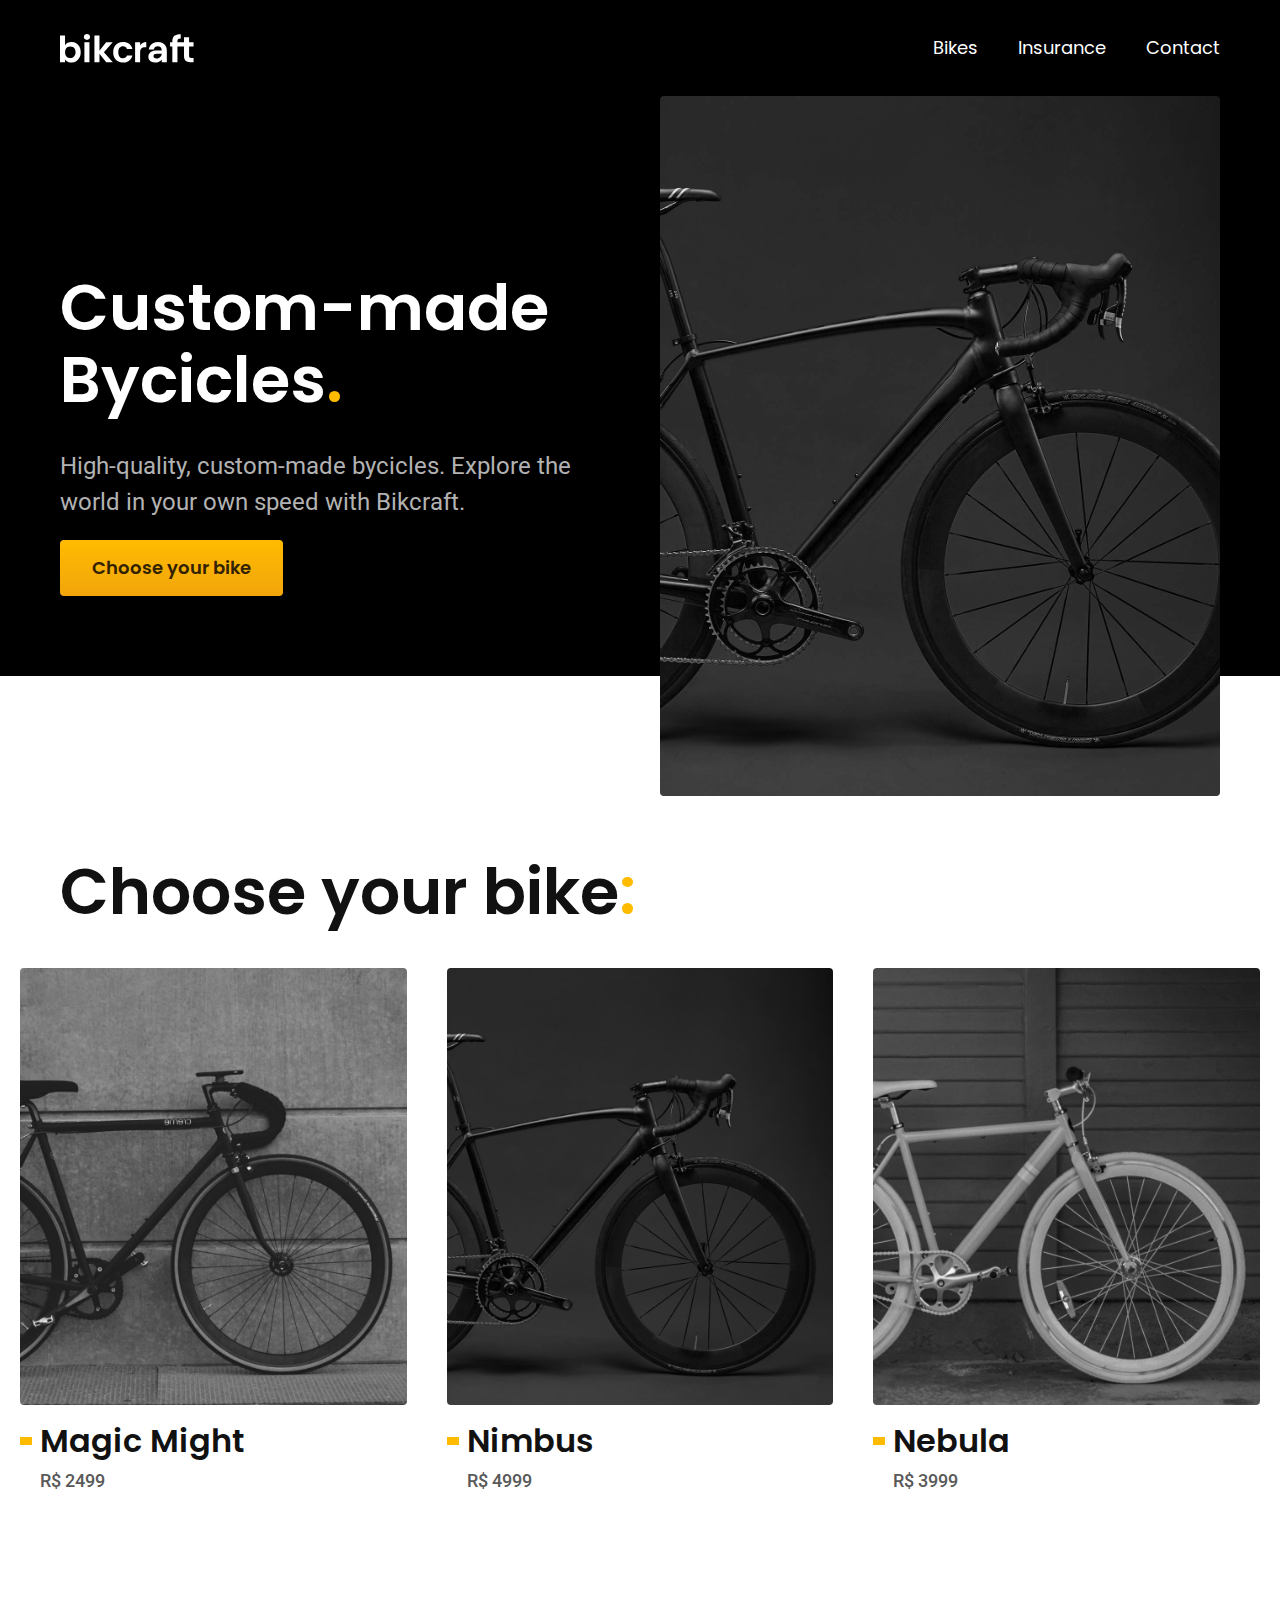
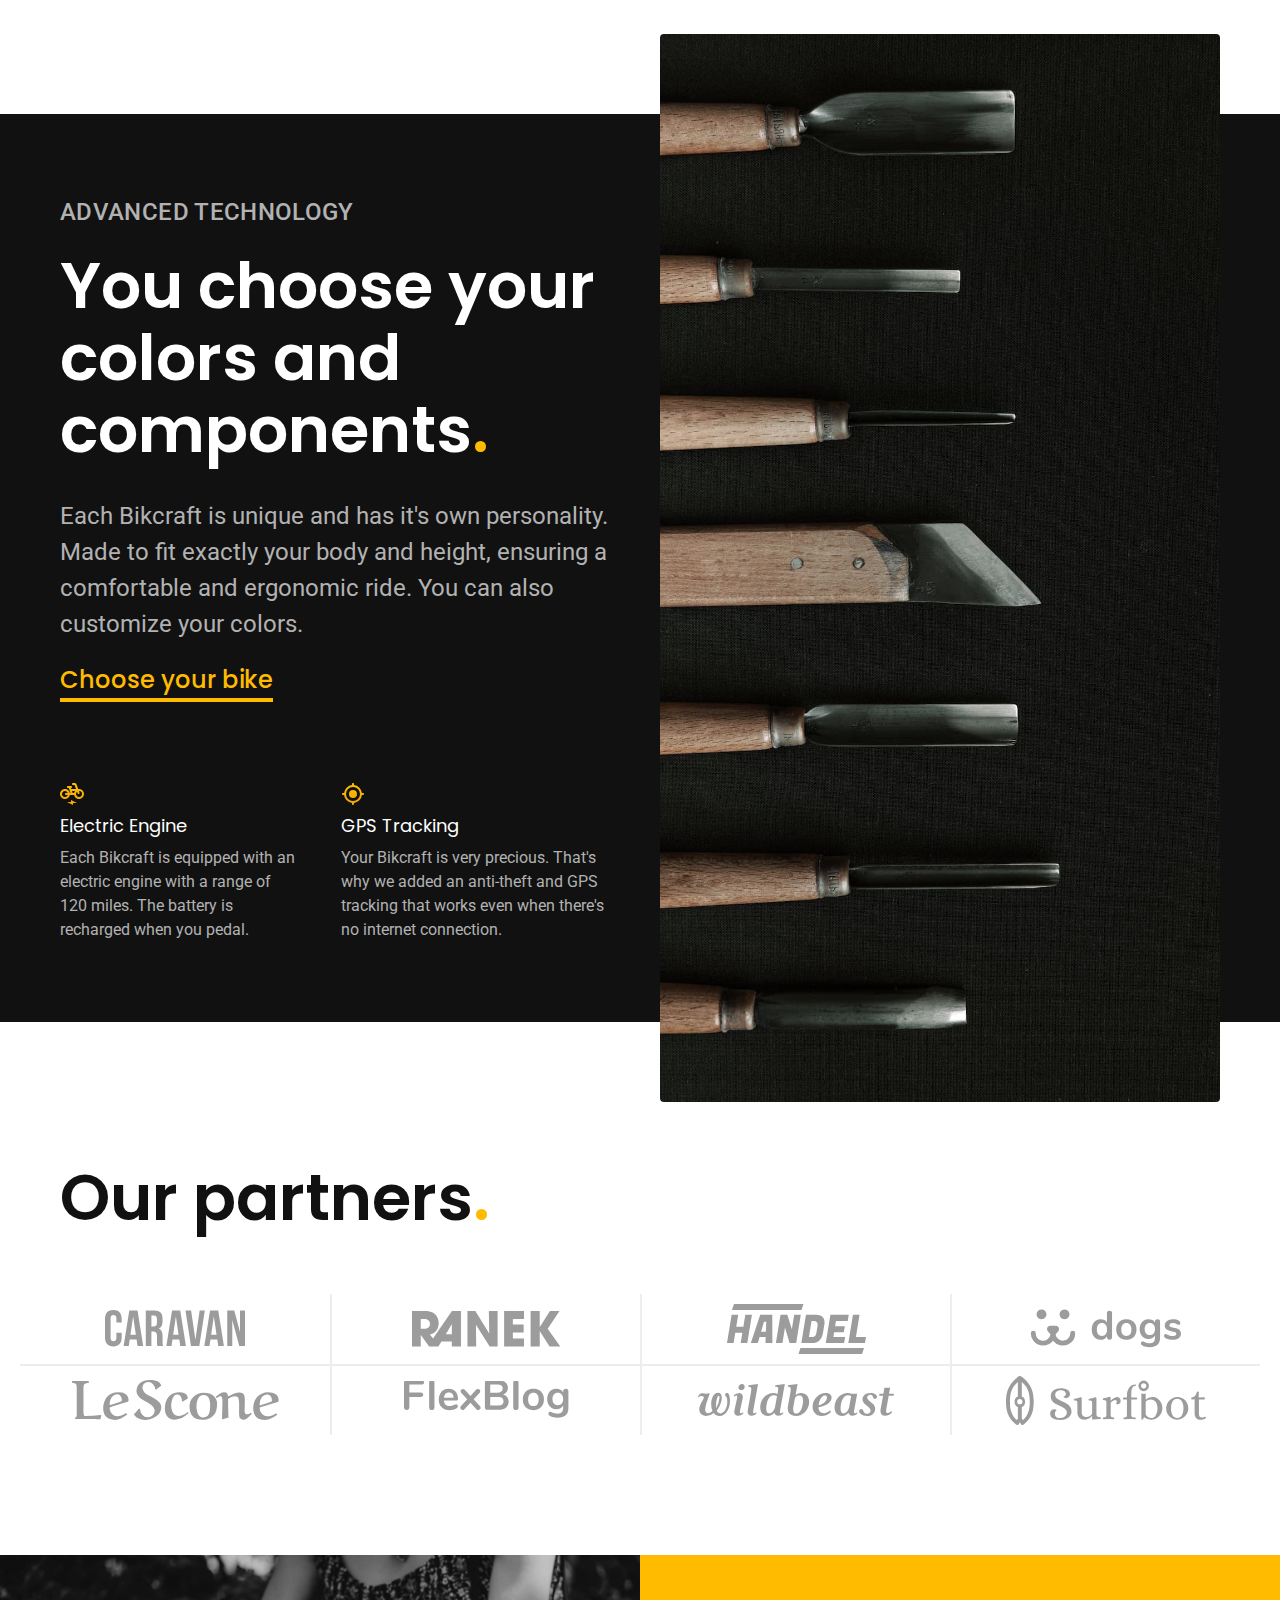
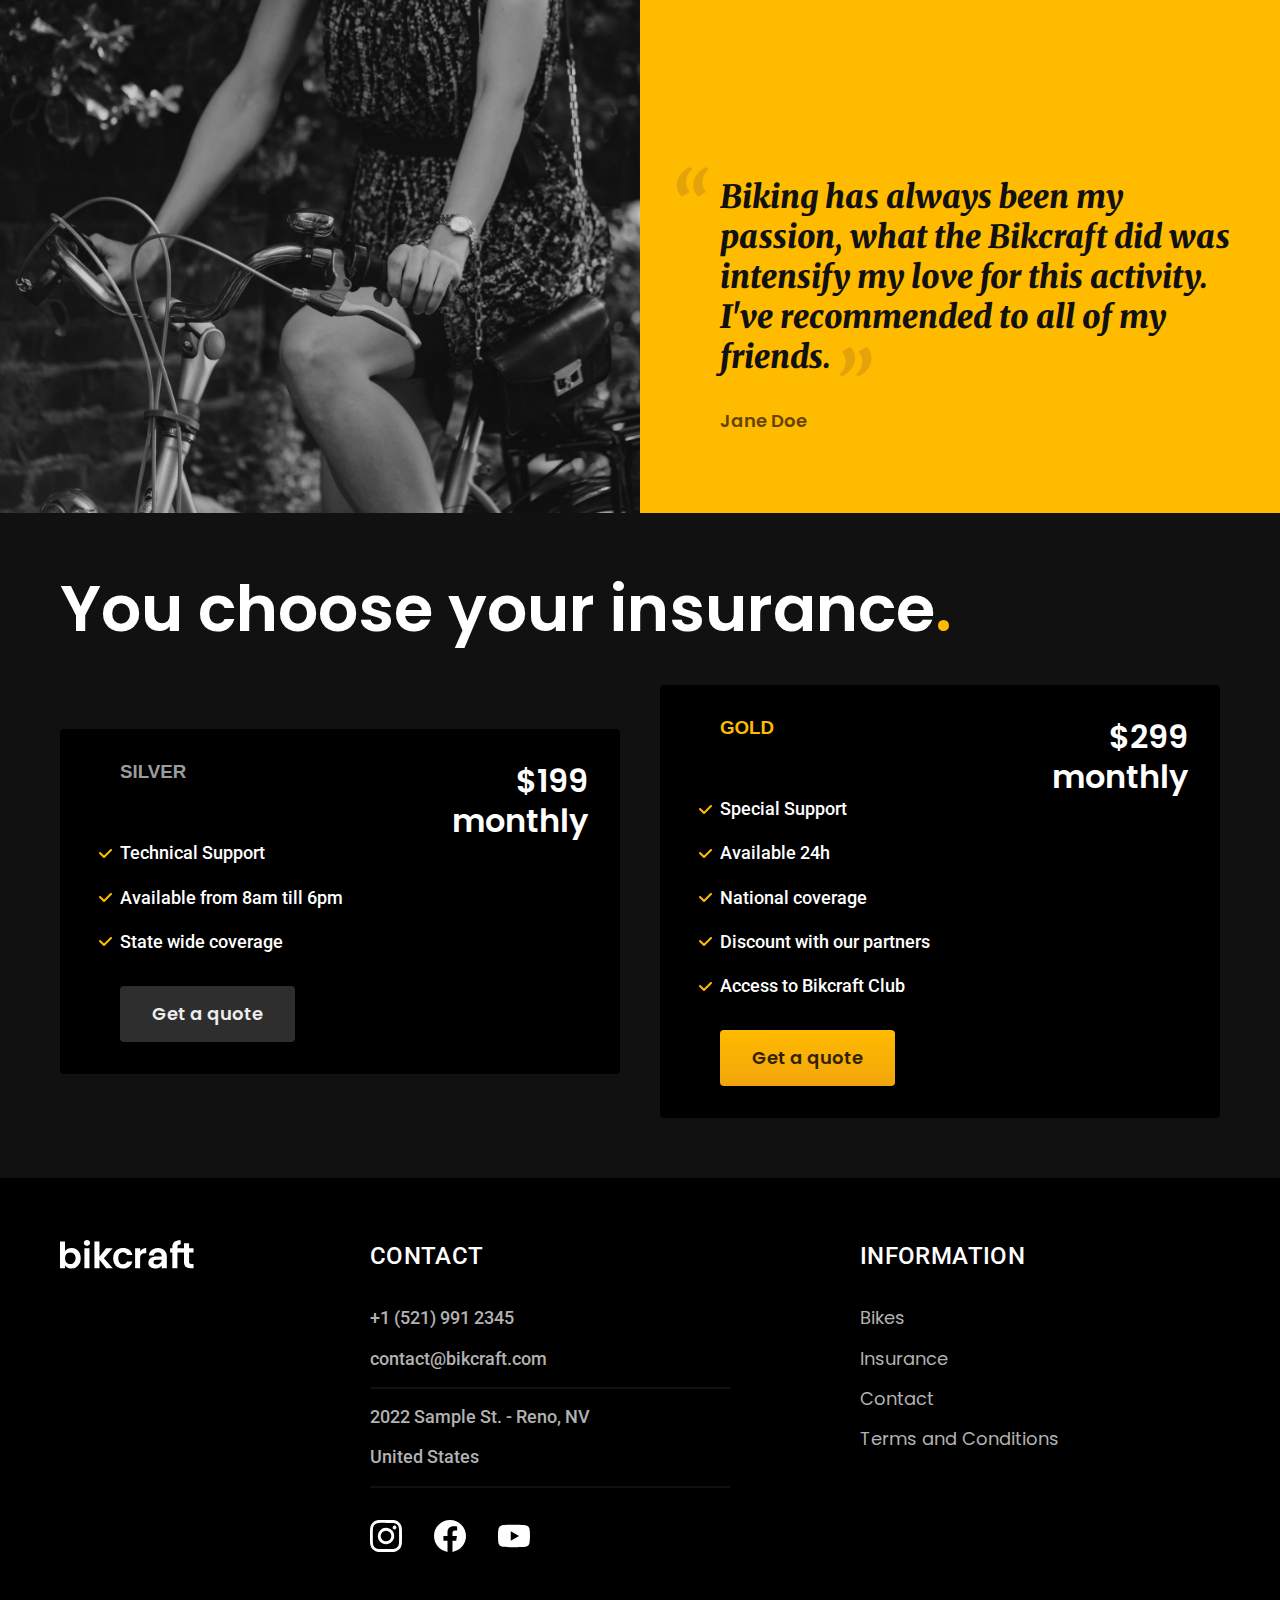
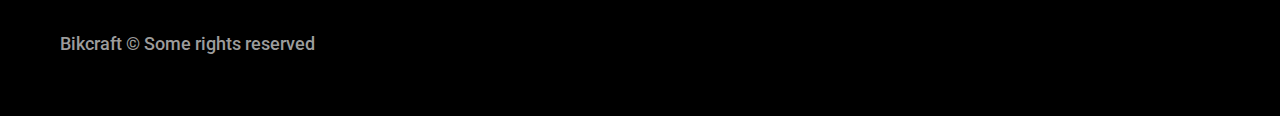
<file: index.html>
<!DOCTYPE html>
<html lang="en-us">
<head>
    <meta charset="UTF-8">
    <meta http-equiv="X-UA-Compatible" content="IE=edge">
    <meta name="viewport" content="width=device-width, initial-scale=1.0">
    <title>Bikcraft - Bicycles</title>
    <meta name="description" content="High-quality, custom-made electrical bycicles. Explore the world in your own speed with Bikcraft.">
    <link rel="stylesheet" href="./css/style.css">
    <link rel="preconnect" href="https://fonts.googleapis.com">
    <link rel="preconnect" href="https://fonts.gstatic.com" crossorigin>
    <link href="https://fonts.googleapis.com/css2?family=Poppins:wght@400;600&family=Roboto:wght@400;500&display=swap" rel="stylesheet">
    <link href="https://fonts.googleapis.com/css2?family=Merriweather:ital,wght@1,900&display=swap" rel="stylesheet">

</head>
<body>
    <header class="header-bg">
        <div class="header container">
            <a href="./index.html"><img src="./img/bikcraft.svg" alt="Bikcraft"></a>
            <nav aria-label="primary">
                <ul class="header-menu font-1-m color-0">
                    <li> <a href="./bikes.html">Bikes</a></li>
                    <li> <a href="./insurances.html">Insurance</a></li>
                    <li> <a href="./contact.html">Contact</a></li>
                </ul>
            </nav>
        </div>
    </header>
    <main class="introduction-bg color-0">
        <div class="introduction container">
            <div class="introduction-content">
                <h1 class="font-1-xxl color-0">Custom-made Bycicles<span class="color-p1">.</span></h1>
            <p class="font-2-l color-5">
                High-quality, custom-made bycicles. Explore the world in your own speed with Bikcraft.
            </p>
            <a class="button" href="./bikes.html">Choose your bike</a>
        </div>
            <div class="introduction-img">
                <img src="./img/fotos/introducao.jpg" alt="black bycicle">
            </div>
        </div>
    </main>

    <article class="bikes-list">
        <h2 class="font-1-xxl container">Choose your bike<span class="color-p1">:</span></h2>

        <ul>
            <li>
                <a href="./bikes/magic-might.html">
                    <img src="./img/bicicletas/magic-home.jpg" alt="bike-magic-might">
                    <h3 class="font-1-xl">Magic Might</h3>
                    <span class="font-2-m color-8">R$ 2499</span>
                </a>
            </li>
            <li>
                <a href="./bikes/nimbus.html">
                    <img src="./img/bicicletas/nimbus-home.jpg" alt="bike-nimbus">
                    <h3 class="font-1-xl">Nimbus</h3>
                    <span class="font-2-m color-8">R$ 4999</span>
                </a>
            </li>
            <li>
                <a href="./bikes/nebula.html">
                    <img src="./img/bicicletas/nebula-home.jpg" alt="bike-nebula">
                    <h3 class="font-1-xl">Nebula</h3>
                    <span class="font-2-m color-8">R$ 3999</span>
                </a>
            </li>
        </ul>
    </article>
    <article class="tech-bg">
        <div class="tech container">
            <div class="tech-content">
                <span class="font-2-l-b color-5">Advanced Technology</span>
                <h2 class="font-1-xxl color-0">You choose your colors and components<span class="color-p1">.</span></h2>
                <p class="font-2-l color-5">Each Bikcraft is unique and has it's own personality. Made to fit exactly your body and height, ensuring a comfortable and ergonomic ride. You can also customize your colors.</p>
                <a class="link" href="./bikes.html">Choose your bike</a>
                <div class="tech-advantages">
                    <div>
                        <img src="./img/icones/eletrica.svg">
                        <h3 class="font-1-m color-0">Electric Engine</h3>
                        <p class="font-2-s color-5">Each Bikcraft is equipped with an electric engine with a range of 120 miles. 
                            The battery is recharged when you pedal.</p>
                    </div>
                    <div>
                        <img src="./img/icones/rastreador.svg">
                        <h3 class="font-1-m color-0">GPS Tracking</h3>
                        <p class="font-2-s color-5">Your Bikcraft is very precious. That's why we added an anti-theft and GPS tracking that works even when there's no internet connection.</p>
                    </div>
                </div>
            </div>
            <div class="tech-img">
                <img src="./img/fotos/tecnologia.jpg" alt="">
            </div>
        </div>
    </article>

    <section class="partners" aria-label="Our partners">
        <h2 class="font-1-xxl container">Our partners<span class="color-p1">.</span></h2>
        <ul>
            <li><img src="./img/parceiros/caravan.svg" alt="caravan"></li>
            <li><img src="./img/parceiros/ranek.svg" alt="ranek.svg"></li>
            <li><img src="./img/parceiros/handel.svg" alt="handel.svg"></li>
            <li><img src="./img/parceiros/dogs.svg" alt="dogs.svg"></li>
            <li><img src="./img/parceiros/lescone.svg" alt="lescone.svg"></li>
            <li><img src="./img/parceiros/flexblog.svg" alt="flexblog.svg"></li>
            <li><img src="./img/parceiros/wildbeast.svg" alt="wildbeast.svg"></li>
            <li><img src="./img/parceiros/surfbot.svg" alt="surfbot.svg"></li>
        </ul>
    </section>
    <section class="testimonials" aria-label="Testimonials">
        <div>
            <img src="./img/fotos/depoimento.jpg" alt="person riding a Bikcraft">
        </div>
        <div class="testimonials-content">
            <blockquote class="font-1-xl color-p5">
                <p>Biking has always been my passion, what the Bikcraft did was intensify my love for this activity. I've recommended to all of my friends.</p>
            </blockquote>
            <span class="font-1-m-b color-p4">Jane Doe</span>
        </div>
    </section>

    <article class="insurance-bg">
        <div class="insurance container">
            <h2 class="font-1-xxl color-0">You choose your insurance<span class="color-p1">.</span></h2>
            <div class="insurance-items">
                <h3 class="font-1-x color-6">SILVER</h3>
                <span class="font-1-xl color-0"> $199 <span>monthly</span></span>
                <ul class="font-2-m color-0">
                    <li>Technical Support</li>
                    <li>Available from 8am till 6pm</li>
                    <li>State wide coverage</li>
                </ul>
                    <a class="button secondary" href="./quote.html">Get a quote</a>
            </div>
            <div class="insurance-items">
                <h3 class="font-1-x color-p1">GOLD</h3>
                <span class="font-1-xl color-0"> $299 <span>monthly</span></span>
                <ul class="font-2-m color-0">
                    <li>Special Support</li>
                    <li>Available 24h</li>
                    <li>National coverage</li>
                    <li>Discount with our partners</li>
                    <li>Access to Bikcraft Club</li>
                </ul>
                    <a class="button" href="./quote.html">Get a quote</a>
            </div>
        </div>
    </article>

    <footer class="footer-bg">
        <div class="footer container">
            <img src="./img/bikcraft.svg" alt="">
            <div class="footer-contact">
                <h3 class="font-2-l-b color-0">Contact</h3>
                <ul class="font-2-m color-5">
                    <li><a href="tel:+15219912345">+1 (521) 991 2345</a></li>
                    <li><a href="mailto:contact@bikcraft.com">contact@bikcraft.com</a></li>
                    <li>2022 Sample St. - Reno, NV</li>
                    <li>United States</li>
                </ul>
                <div class="social-media">
                    <a href="./">
                        <img src="./img/redes/instagram.svg" alt="">
                    </a>
                    <a href="./">
                        <img src="./img/redes/facebook.svg" alt="">
                    </a>
                    <a href="./">
                        <img src="./img/redes/youtube.svg" alt="">
                    </a>
                </div>
            </div>
            <div class="footer-information">
                <h3 class="font-2-l-b color-0">Information</h3>
                <nav>
                    <ul class="font-1-m color-5">   
                        <li> <a href="./bikes.html">Bikes</a></li>
                        <li> <a href="./insurances.html">Insurance</a></li>
                        <li> <a href="./contact.html">Contact</a></li>
                        <li> <a href="./terms.html">Terms and Conditions</a></li>
                    </ul>
                </nav>
            </div>
            <p class="footer-copy font-2-m color-6">Bikcraft © Some rights reserved</p>
        </div>
    </footer>
</body>
</html>
</file>
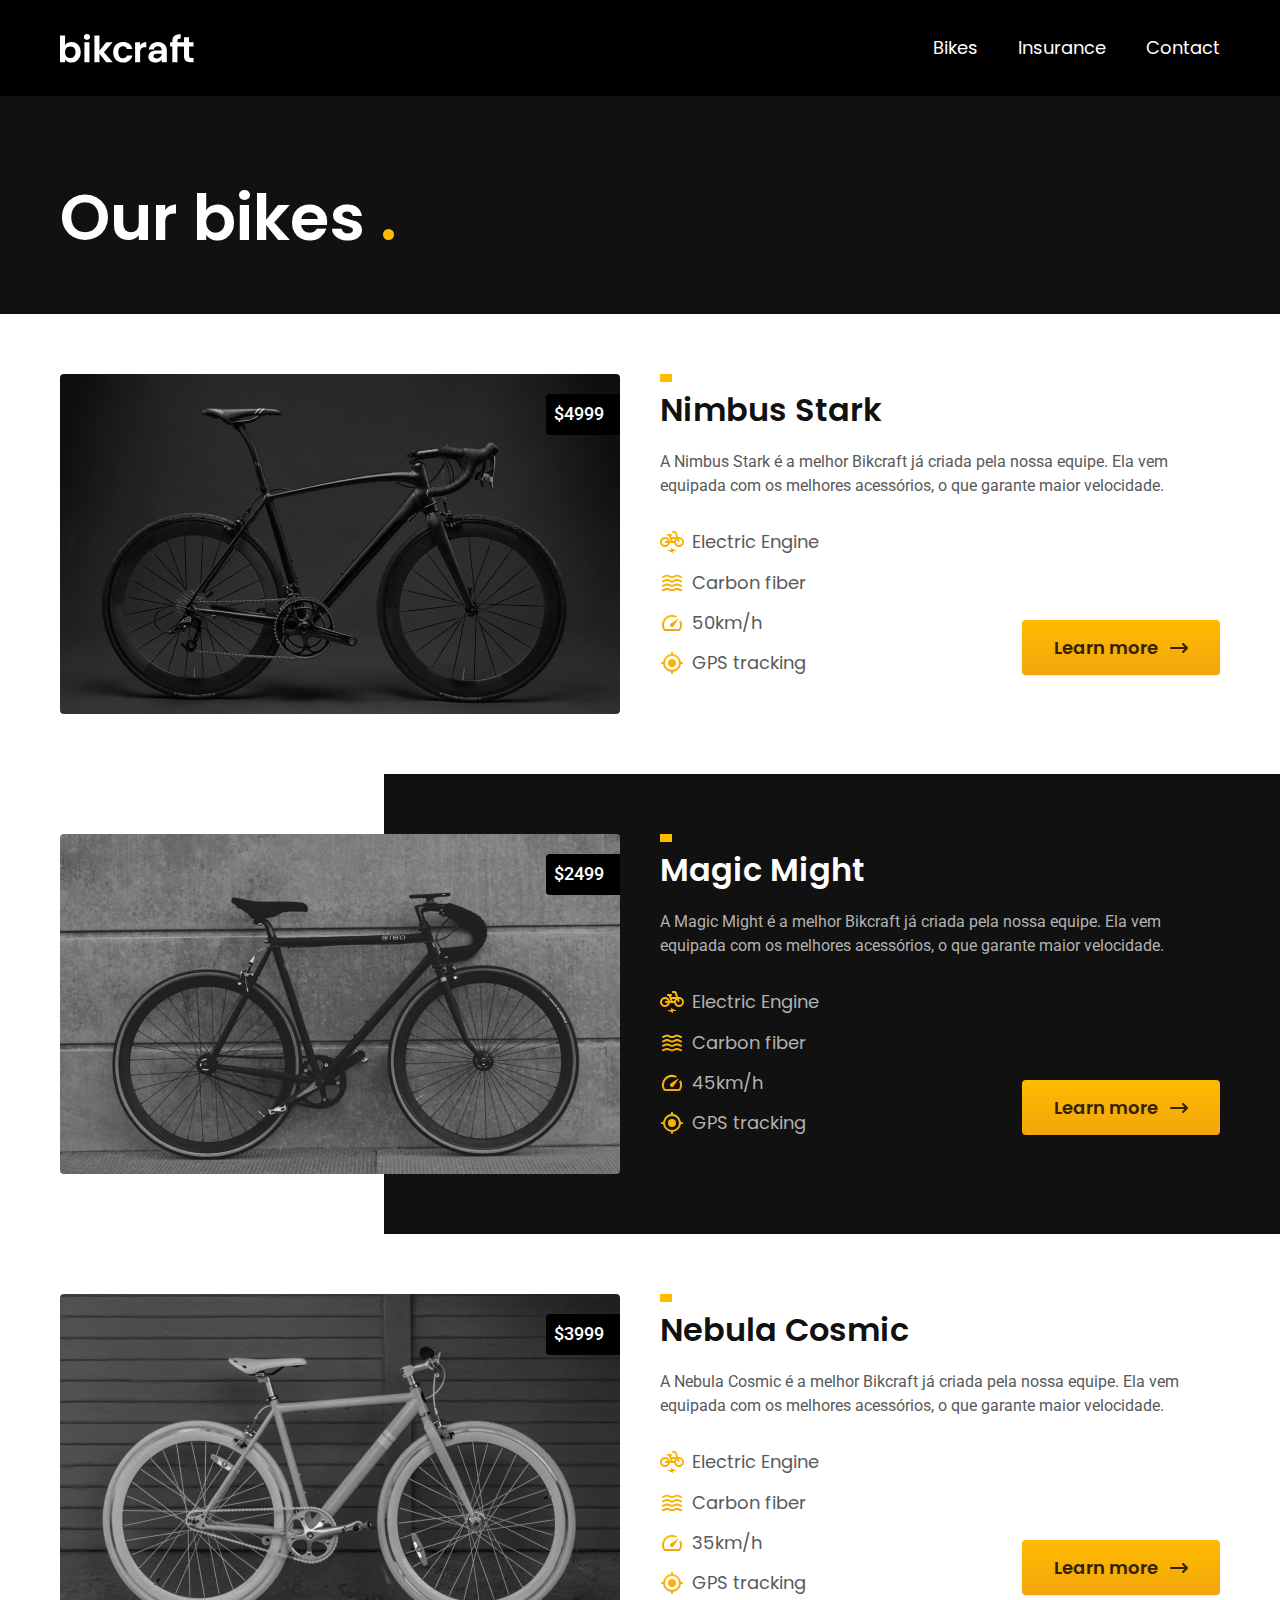
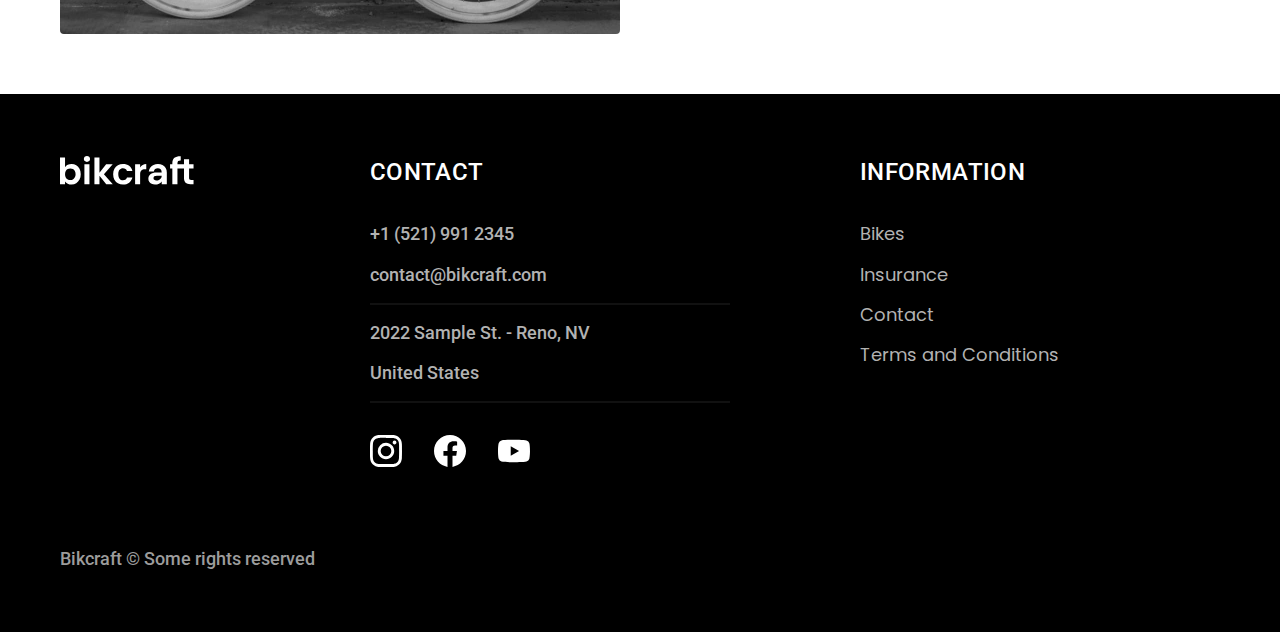
<file: bikes.html>
<!DOCTYPE html>
<html lang="en-us">
<head>
    <meta charset="UTF-8">
    <meta http-equiv="X-UA-Compatible" content="IE=edge">
    <meta name="viewport" content="width=device-width, initial-scale=1.0">
    <title>Bikes | Bikcraft</title>
    <meta name="description" content="Terms and Conditions.">
    <link rel="stylesheet" href="./css/style.css">
    <link rel="preconnect" href="https://fonts.googleapis.com">
    <link rel="preconnect" href="https://fonts.gstatic.com" crossorigin>
    <link href="https://fonts.googleapis.com/css2?family=Poppins:wght@400;600&family=Roboto:wght@400;500&display=swap" rel="stylesheet">
    <link href="https://fonts.googleapis.com/css2?family=Merriweather:ital,wght@1,900&display=swap" rel="stylesheet">

</head>
<body id="bikes">
    <header class="header-bg">
        <div class="header container">
            <a href="./index.html"><img src="./img/bikcraft.svg" alt="Bikcraft"></a>
            <nav aria-label="primary">
                <ul class="header-menu font-1-m color-0">
                    <li> <a href="./bikes.html">Bikes</a></li>
                    <li> <a href="./insurances.html">Insurance</a></li>
                    <li> <a href="./contact.html">Contact</a></li>
                </ul>
            </nav>
        </div>
    </header>

    <main>
        <div class="title-bg">
            <div class="title container">
                <p class="font-2-l-b color-5"></p>Choose your bike</p>
                <h1 class="font-1-xxl color-0">Our bikes <span class="color-p1">.</span></h1>
            </div>
        </div>

        <div class="bikes-bg">
            <div class="bikes container">
                <div class="bikes-img">
                    <img src="./img/bicicletas/nimbus.jpg" alt="black bike">
                    <span class="font-2-m color-0">$4999</span>
                </div>
                <div class="bikes-content">
                    <h2 class="font-1-xl"> Nimbus Stark</h2>
                    <p class="font-2-s color-8">A Nimbus Stark é a melhor Bikcraft já criada pela nossa equipe. Ela vem equipada com os melhores acessórios, o que garante maior velocidade.</p>
                    <ul class="font-1-m color-8">
                        <li><img src="./img/icones/eletrica.svg" alt="">Electric Engine</li>
                        <li><img src="./img/icones/carbono.svg" alt=""> Carbon fiber</li>
                        <li><img src="./img/icones/velocidade.svg" alt="">50km/h</li>
                        <li><img src="./img/icones/rastreador.svg" alt="">GPS tracking</li>
                    </ul>
                    <a class="button arrow" href="./bikes/nimbus.html"> Learn more</a>
                </div>
            </div>
        </div>
        <div class="bikes-bg">
            <div class="bikes container">
                <div class="bikes-img">
                    <img src="./img/bicicletas/magic.jpg" alt="magic bike">
                    <span class="font-2-m color-0">$2499</span>
                </div>
                <div class="bikes-content">
                    <h2 class="font-1-xl color-0"> Magic Might</h2>
                    <p class="font-2-s color-5">A Magic Might é a melhor Bikcraft já criada pela nossa equipe. Ela vem equipada com os melhores acessórios, o que garante maior velocidade.</p>
                    <ul class="font-1-m color-5">
                        <li><img src="./img/icones/eletrica.svg" alt="">Electric Engine</li>
                        <li><img src="./img/icones/carbono.svg" alt=""> Carbon fiber</li>
                        <li><img src="./img/icones/velocidade.svg" alt="">45km/h</li>
                        <li><img src="./img/icones/rastreador.svg" alt="">GPS tracking</li>
                    </ul>
                    <a class="button arrow" href="./bikes/magic.html"> Learn more</a>
                </div>
            </div>
        </div>
        <div class="bikes-bg">
            <div class="bikes container">
                <div class="bikes-img">
                    <img src="./img/bicicletas/nebula.jpg" alt="black bike">
                    <span class="font-2-m color-0">$3999</span>
                </div>
                <div class="bikes-content">
                    <h2 class="font-1-xl"> Nebula Cosmic</h2>
                    <p class="font-2-s color-8">A Nebula Cosmic é a melhor Bikcraft já criada pela nossa equipe. Ela vem equipada com os melhores acessórios, o que garante maior velocidade.</p>
                    <ul class="font-1-m color-8">
                        <li><img src="./img/icones/eletrica.svg" alt="">Electric Engine</li>
                        <li><img src="./img/icones/carbono.svg" alt=""> Carbon fiber</li>
                        <li><img src="./img/icones/velocidade.svg" alt="">35km/h</li>
                        <li><img src="./img/icones/rastreador.svg" alt="">GPS tracking</li>
                    </ul>
                    <a class="button arrow" href="./bikes/nebula.html"> Learn more</a>
                </div>
            </div>
        </div>
    </main>
    
    <footer class="footer-bg">
        <div class="footer container">
            <img src="./img/bikcraft.svg" alt="">
            <div class="footer-contact">
                <h3 class="font-2-l-b color-0">Contact</h3>
                <ul class="font-2-m color-5">
                    <li><a href="tel:+15219912345">+1 (521) 991 2345</a></li>
                    <li><a href="mailto:contact@bikcraft.com">contact@bikcraft.com</a></li>
                    <li>2022 Sample St. - Reno, NV</li>
                    <li>United States</li>
                </ul>
                <div class="social-media">
                    <a href="./">
                        <img src="./img/redes/instagram.svg" alt="">
                    </a>
                    <a href="./">
                        <img src="./img/redes/facebook.svg" alt="">
                    </a>
                    <a href="./">
                        <img src="./img/redes/youtube.svg" alt="">
                    </a>
                </div>
            </div>
            <div class="footer-information">
                <h3 class="font-2-l-b color-0">Information</h3>
                <nav>
                    <ul class="font-1-m color-5">   
                        <li> <a href="./bikes.html">Bikes</a></li>
                        <li> <a href="./insurances.html">Insurance</a></li>
                        <li> <a href="./contact.html">Contact</a></li>
                        <li> <a href="./terms.html">Terms and Conditions</a></li>
                    </ul>
                </nav>
            </div>
            <p class="footer-copy font-2-m color-6">Bikcraft © Some rights reserved</p>
        </div>
    </footer>
</body>
</html>
</file>
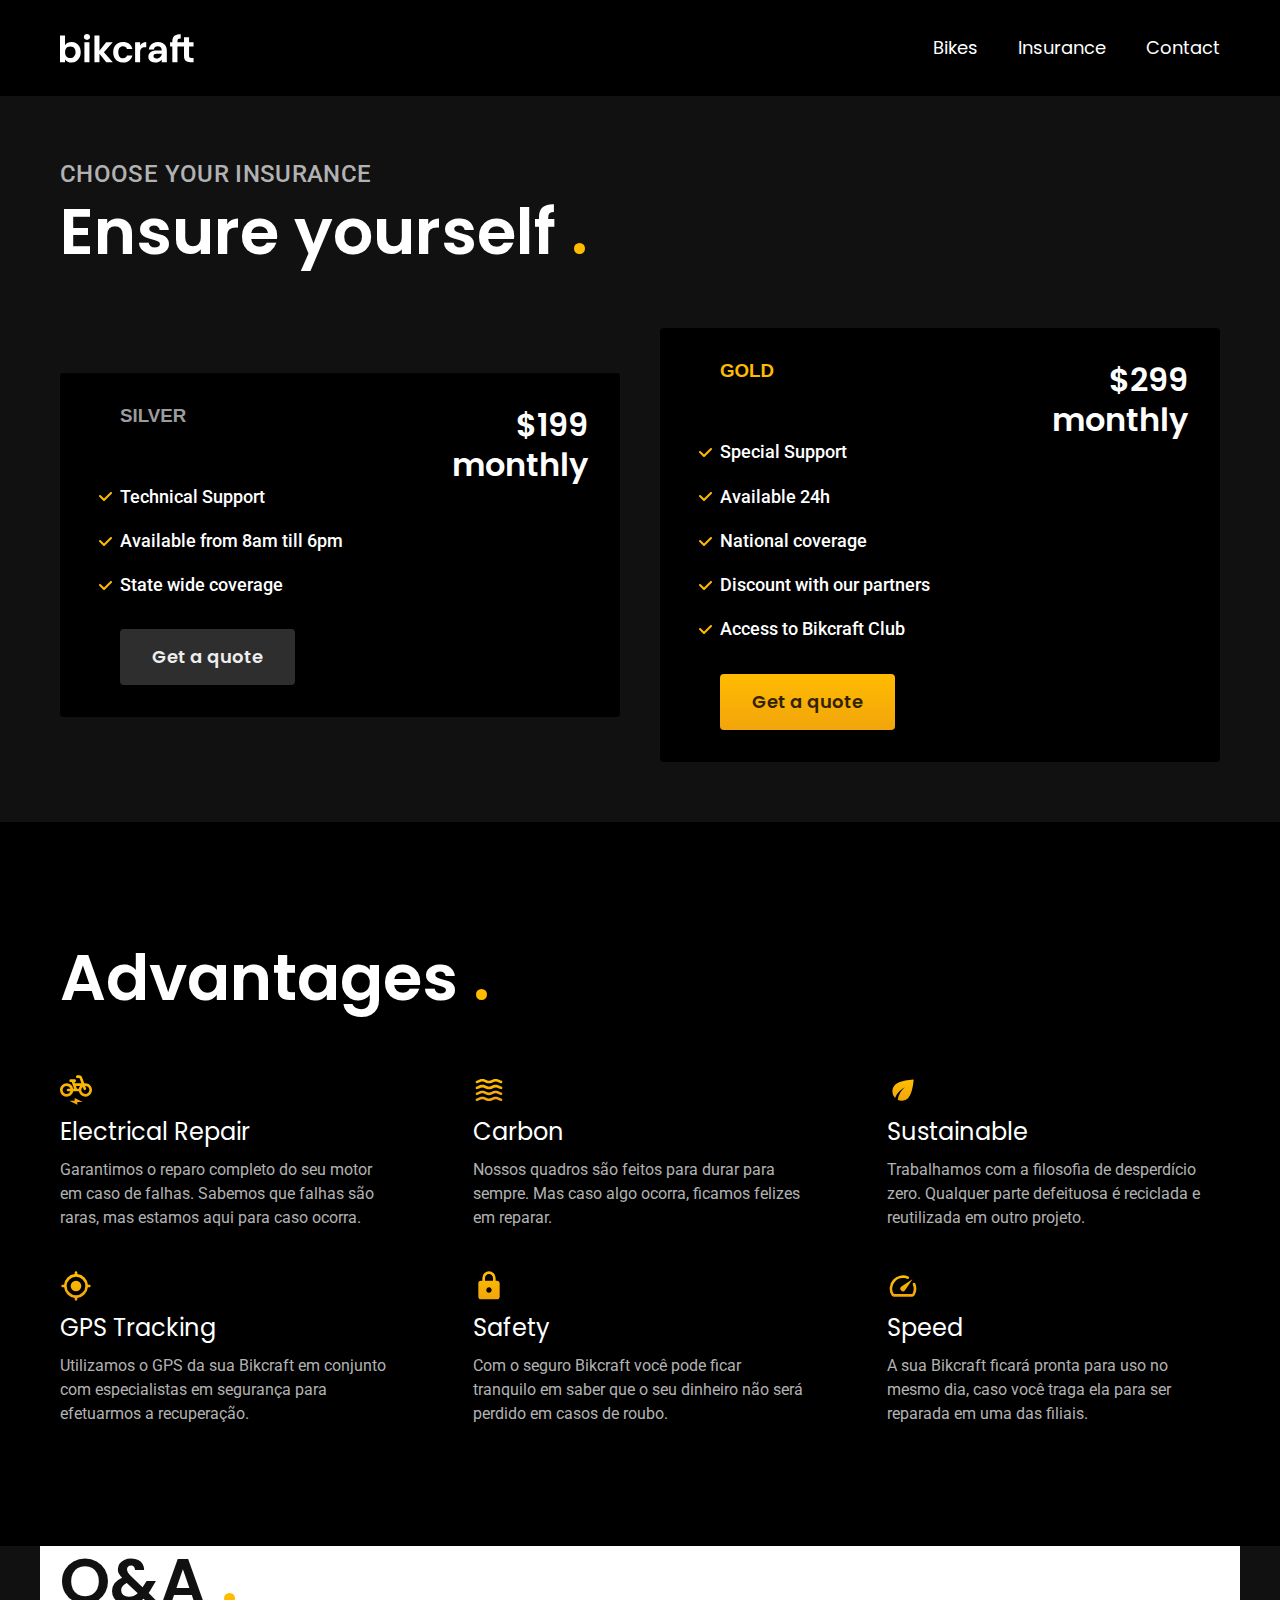
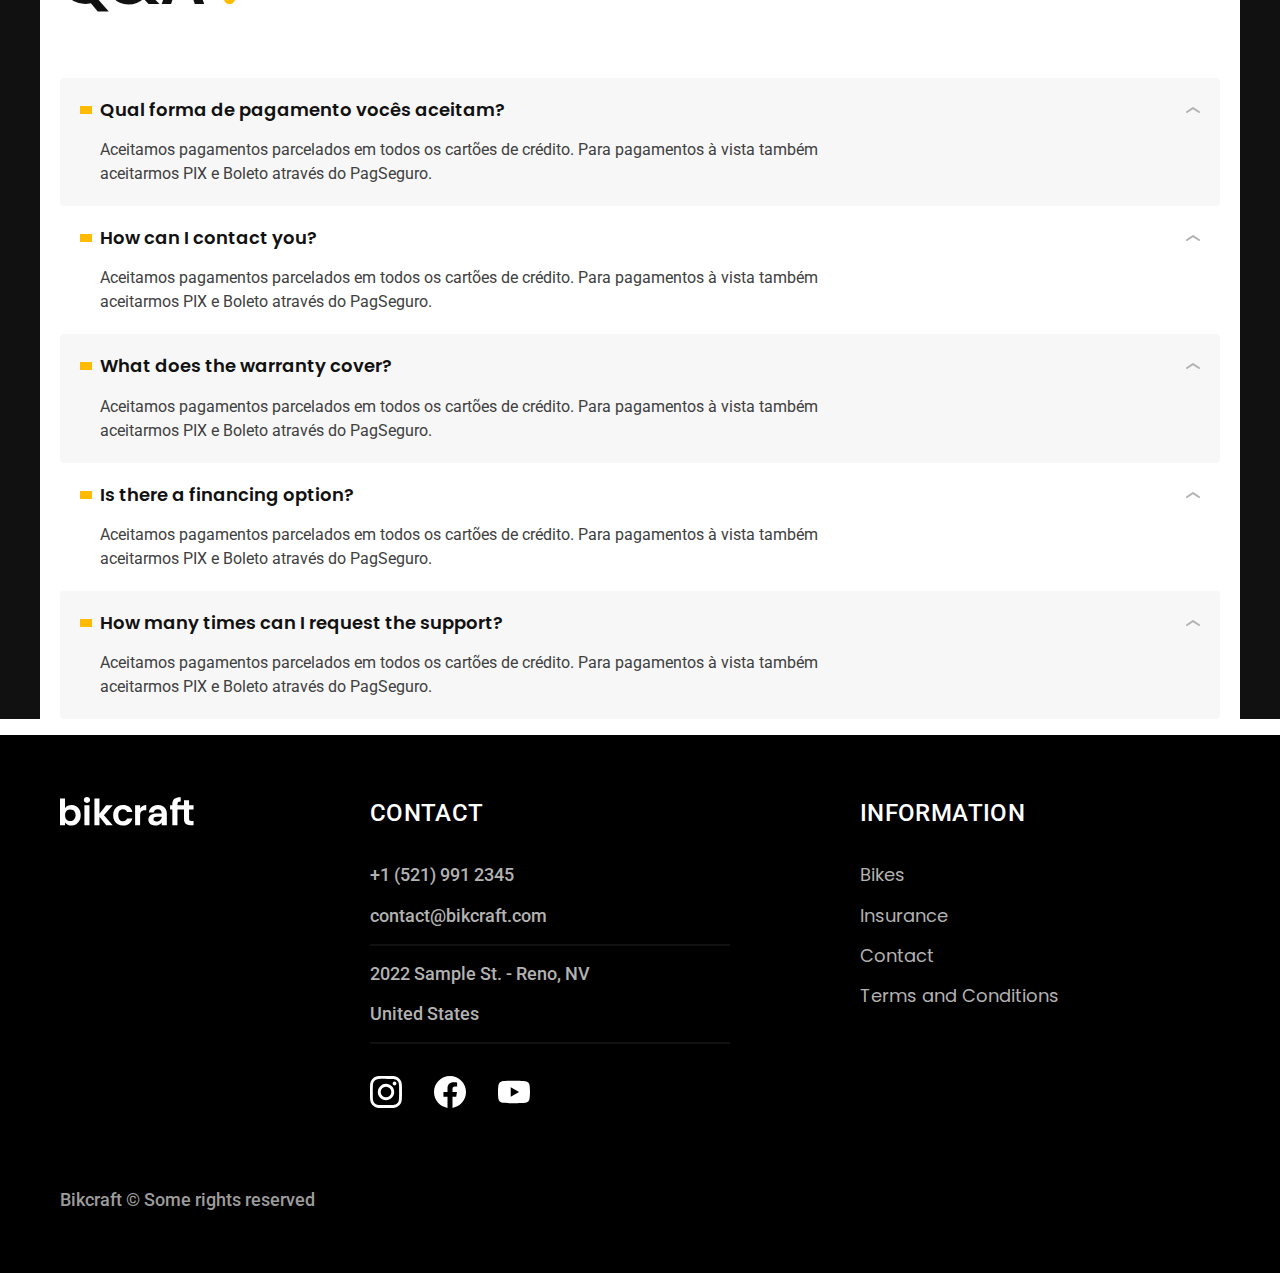
<file: insurances.html>
<!DOCTYPE html>
<html lang="en-us">
<head>
    <meta charset="UTF-8">
    <meta http-equiv="X-UA-Compatible" content="IE=edge">
    <meta name="viewport" content="width=device-width, initial-scale=1.0">
    <title>Insurances | Bikcraft</title>
    <meta name="description" content="Terms and Conditions.">
    <link rel="stylesheet" href="./css/style.css">
    <link rel="preconnect" href="https://fonts.googleapis.com">
    <link rel="preconnect" href="https://fonts.gstatic.com" crossorigin>
    <link href="https://fonts.googleapis.com/css2?family=Poppins:wght@400;600&family=Roboto:wght@400;500&display=swap" rel="stylesheet">
    <link href="https://fonts.googleapis.com/css2?family=Merriweather:ital,wght@1,900&display=swap" rel="stylesheet">

</head>
<body id="insurance">
    <header class="header-bg">
        <div class="header container">
            <a href="./index.html"><img src="./img/bikcraft.svg" alt="Bikcraft"></a>
            <nav aria-label="primary">
                <ul class="header-menu font-1-m color-0">
                    <li> <a href="./bikes.html">Bikes</a></li>
                    <li> <a href="./insurances.html">Insurance</a></li>
                    <li> <a href="./contact.html">Contact</a></li>
                </ul>
            </nav>
        </div>
    </header>

    <main class="insurance-bg">
        <div class="title-bg">
            <div class="title container">
                <p class="font-2-l-b color-5">
                Choose your insurance</p>
                <h1 class="font-1-xxl color-0">Ensure yourself <span class="color-p1">.</span></h1>
            </div>
        </div>
                <div class="insurance container">
                <div class="insurance-items">
                    <h3 class="font-1-x color-6">SILVER</h3>
                    <span class="font-1-xl color-0"> $199 <span>monthly</span></span>
                    <ul class="font-2-m color-0">
                        <li>Technical Support</li>
                        <li>Available from 8am till 6pm</li>
                        <li>State wide coverage</li>
                    </ul>
                        <a class="button secondary" href="./quote.html">Get a quote</a>
                </div>
                <div class="insurance-items">
                    <h3 class="font-1-x color-p1">GOLD</h3>
                    <span class="font-1-xl color-0"> $299 <span>monthly</span></span>
                    <ul class="font-2-m color-0">
                        <li>Special Support</li>
                        <li>Available 24h</li>
                        <li>National coverage</li>
                        <li>Discount with our partners</li>
                        <li>Access to Bikcraft Club</li>
                    </ul>
                        <a class="button" href="./quote.html">Get a quote</a>
                </div>
            </div>
            <article class="advantages-bg">
                <div class="advantages container">
                    <h2 class="font-1-xxl color-0">Advantages <span class="color-p1">.</span></h2>
                    <ul>
                        <li><img src="./img/icones/eletrica.svg" alt="">
                            <h3 class="font-1-l color-0">Electrical Repair</h3>
                            <p class="font-2-s color-5">Garantimos o reparo completo do seu motor em caso de falhas. Sabemos que falhas são raras, mas estamos aqui para caso ocorra.</p>
                        </li>
                        <li><img src="./img/icones/carbono.svg" alt="">
                            <h3 class="font-1-l color-0">Carbon</h3>
                            <p class="font-2-s color-5">Nossos quadros são feitos para durar para sempre. Mas caso algo ocorra, ficamos felizes em reparar.</p>
                        </li>
                        <li><img src="./img/icones/sustentavel.svg" alt="">
                            <h3 class="font-1-l color-0">Sustainable</h3>
                            <p class="font-2-s color-5">Trabalhamos com a filosofia de desperdício zero. Qualquer parte defeituosa é reciclada e reutilizada em outro projeto.</p>
                        </li>
                        <li><img src="./img/icones/rastreador.svg" alt="">
                            <h3 class="font-1-l color-0">GPS Tracking</h3>
                            <p class="font-2-s color-5">Utilizamos o GPS da sua Bikcraft em conjunto com especialistas em segurança para efetuarmos a recuperação.</p>
                        </li>
                        <li><img src="./img/icones/seguro.svg" alt="">
                            <h3 class="font-1-l color-0">Safety</h3>
                            <p class="font-2-s color-5">Com o seguro Bikcraft você pode ficar tranquilo em saber que o seu dinheiro não será perdido em casos de roubo.</p>
                        </li>
                        <li><img src="./img/icones/velocidade.svg" alt="">
                            <h3 class="font-1-l color-0">Speed</h3>
                            <p class="font-2-s color-5">A sua Bikcraft ficará pronta para uso no mesmo dia, caso você traga ela para ser reparada em uma das filiais.</p>
                        </li>
                    </ul>
        
                </div>
            </article>

            <article class="questions questions-bg container">
                <h2 class="font-1-xxl ">Q&A <span class="color-p1">.</span></h2>
                    <dl>
                        <div>
                            <dt class="font-1-m-b ">Qual forma de pagamento vocês aceitam?</dt>
                            <dd class="font-2-s color-9">Aceitamos pagamentos parcelados em todos os cartões de crédito. Para pagamentos à vista também aceitarmos PIX e Boleto através do PagSeguro.</dd>
                        </div>
                        <div>
                            <dt class="font-1-m-b ">How can I contact you?</dt>
                            <dd class="font-2-s color-9">Aceitamos pagamentos parcelados em todos os cartões de crédito. Para pagamentos à vista também aceitarmos PIX e Boleto através do PagSeguro.</dd>
                        </div>
                        <div>
                            <dt class="font-1-m-b ">What does the warranty cover?</dt>
                            <dd class="font-2-s color-9">Aceitamos pagamentos parcelados em todos os cartões de crédito. Para pagamentos à vista também aceitarmos PIX e Boleto através do PagSeguro.</dd>
                        </div>
                        <div>
                            <dt class="font-1-m-b ">Is there a financing option?</dt>
                            <dd class="font-2-s color-9">Aceitamos pagamentos parcelados em todos os cartões de crédito. Para pagamentos à vista também aceitarmos PIX e Boleto através do PagSeguro.</dd>
                        </div>
                        <div>
                            <dt class="font-1-m-b ">How many times can I request the support?</dt>
                            <dd class="font-2-s color-9">Aceitamos pagamentos parcelados em todos os cartões de crédito. Para pagamentos à vista também aceitarmos PIX e Boleto através do PagSeguro.</dd>
                        </div>
                    </dl>
            </article>

    </main>
    
    <footer class="footer-bg">
        <div class="footer container">
            <img src="./img/bikcraft.svg" alt="">
            <div class="footer-contact">
                <h3 class="font-2-l-b color-0">Contact</h3>
                <ul class="font-2-m color-5">
                    <li><a href="tel:+15219912345">+1 (521) 991 2345</a></li>
                    <li><a href="mailto:contact@bikcraft.com">contact@bikcraft.com</a></li>
                    <li>2022 Sample St. - Reno, NV</li>
                    <li>United States</li>
                </ul>
                <div class="social-media">
                    <a href="./">
                        <img src="./img/redes/instagram.svg" alt="">
                    </a>
                    <a href="./">
                        <img src="./img/redes/facebook.svg" alt="">
                    </a>
                    <a href="./">
                        <img src="./img/redes/youtube.svg" alt="">
                    </a>
                </div>
            </div>
            <div class="footer-information">
                <h3 class="font-2-l-b color-0">Information</h3>
                <nav>
                    <ul class="font-1-m color-5">   
                        <li> <a href="./bikes.html">Bikes</a></li>
                        <li> <a href="./insurances.html">Insurance</a></li>
                        <li> <a href="./contact.html">Contact</a></li>
                        <li> <a href="./terms.html">Terms and Conditions</a></li>
                    </ul>
                </nav>
            </div>
            <p class="footer-copy font-2-m color-6">Bikcraft © Some rights reserved</p>
        </div>
    </footer>
</body>
</html>
</file>
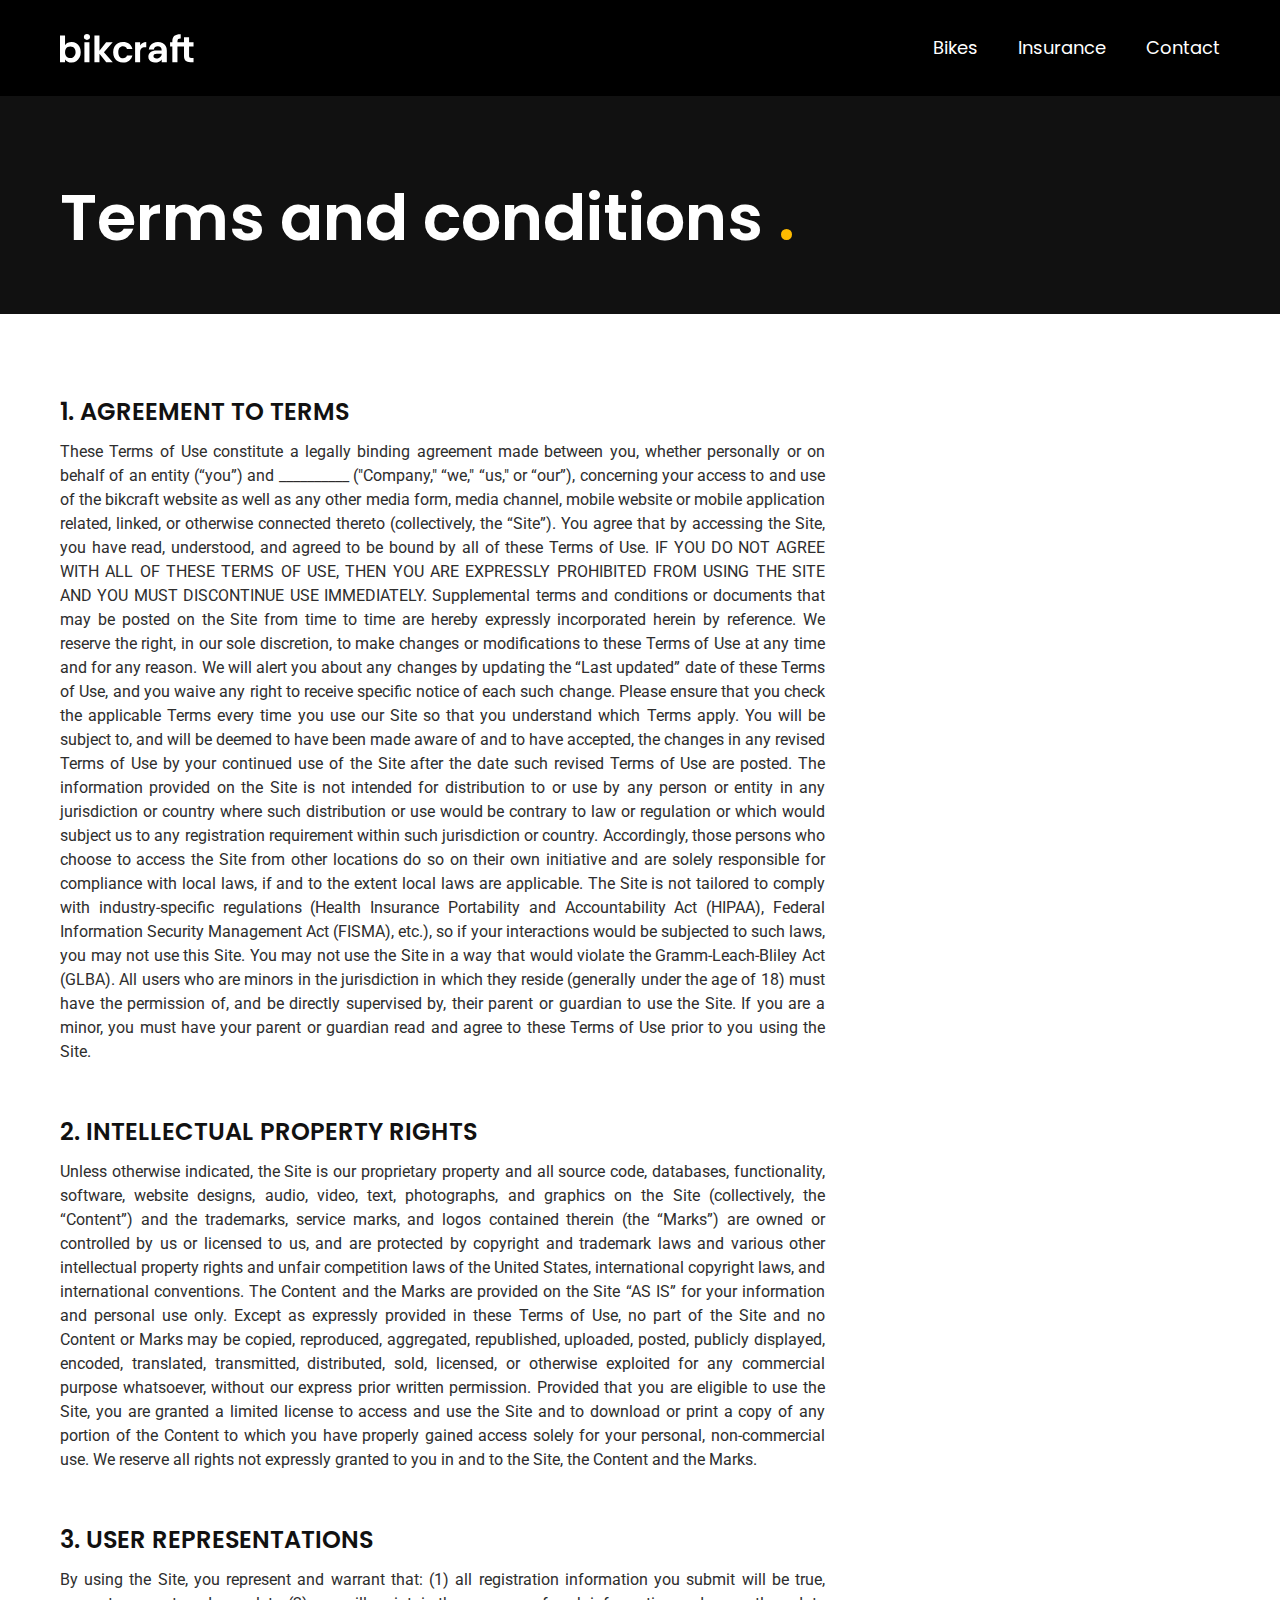
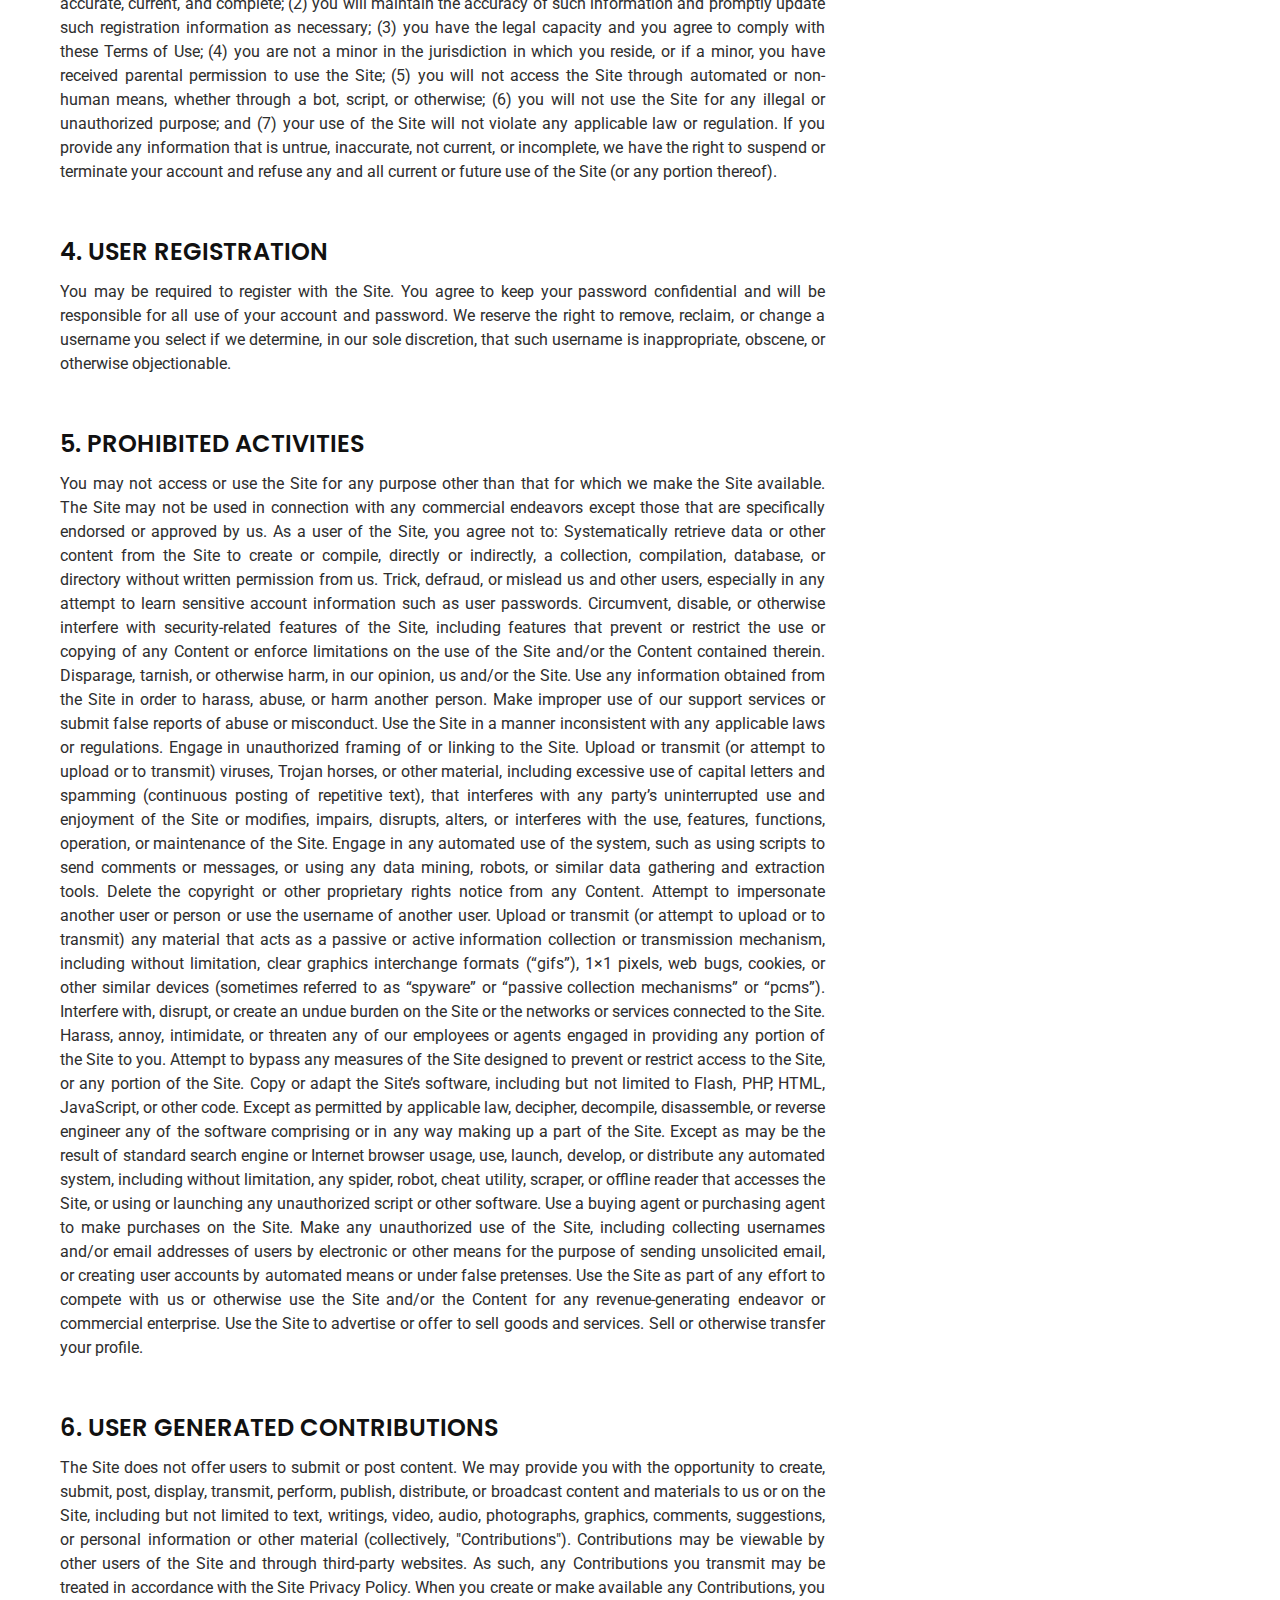
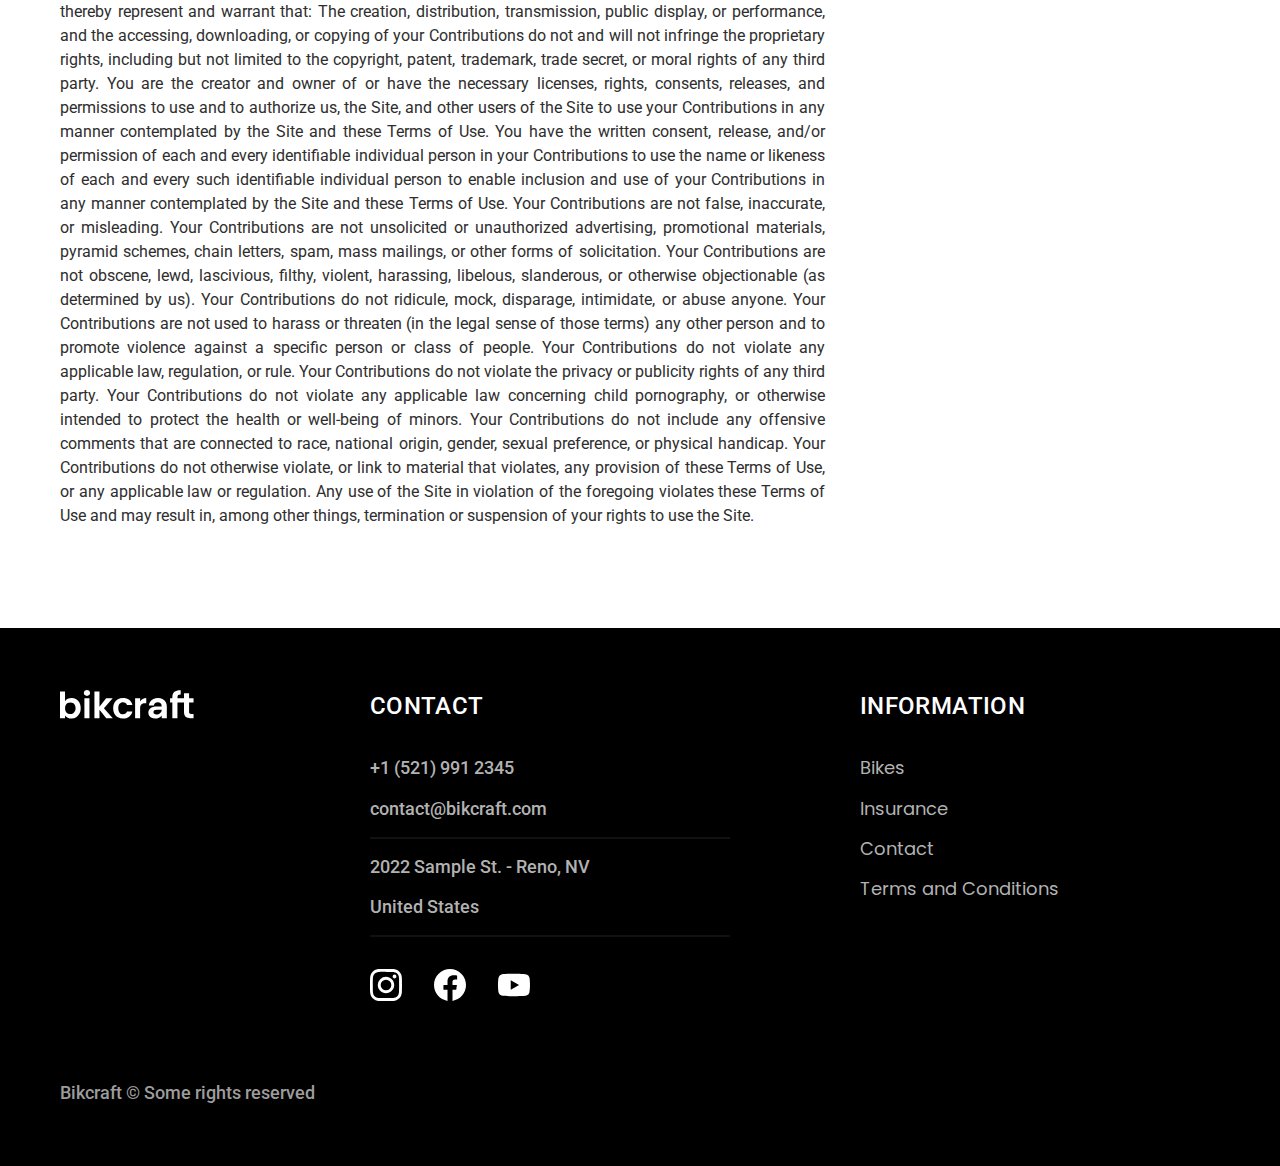
<file: terms.html>
<!DOCTYPE html>
<html lang="en-us">
<head>
    <meta charset="UTF-8">
    <meta http-equiv="X-UA-Compatible" content="IE=edge">
    <meta name="viewport" content="width=device-width, initial-scale=1.0">
    <title>Terms and Conditions | Bikcraft</title>
    <meta name="description" content="Terms and Conditions.">
    <link rel="stylesheet" href="./css/style.css">
    <link rel="preconnect" href="https://fonts.googleapis.com">
    <link rel="preconnect" href="https://fonts.gstatic.com" crossorigin>
    <link href="https://fonts.googleapis.com/css2?family=Poppins:wght@400;600&family=Roboto:wght@400;500&display=swap" rel="stylesheet">
    <link href="https://fonts.googleapis.com/css2?family=Merriweather:ital,wght@1,900&display=swap" rel="stylesheet">

</head>
<body id="terms">
    <header class="header-bg">
        <div class="header container">
            <a href="./index.html"><img src="./img/bikcraft.svg" alt="Bikcraft"></a>
            <nav aria-label="primary">
                <ul class="header-menu font-1-m color-0">
                    <li> <a href="./bikes.html">Bikes</a></li>
                    <li> <a href="./insurances.html">Insurance</a></li>
                    <li> <a href="./contact.html">Contact</a></li>
                </ul>
            </nav>
        </div>
    </header>

    <main>
        <div class="title-bg">
            <div class="title container">
                <p class="font-2-l-b color-5"></p>Use terms</p>
                <h1 class="font-1-xxl color-0">Terms and conditions <span class="color-p1">.</span></h1>
            </div>
        </div>

        <div class="terms font-2-s color-10 container">
            <h2 class="font-1-l color-11">1. AGREEMENT TO TERMS</h2>
                <p>These Terms of Use constitute a legally binding agreement made between you, whether personally or on behalf of an entity (“you”) and __________ ("Company," “we," “us," or “our”), concerning your access to and use of the bikcraft website as well as any other media form, media channel, mobile website or mobile application related, linked, or otherwise connected thereto (collectively, the “Site”). You agree that by accessing the Site, you have read, understood, and agreed to be bound by all of these Terms of Use. IF YOU DO NOT AGREE WITH ALL OF THESE TERMS OF USE, THEN YOU ARE EXPRESSLY PROHIBITED FROM USING THE SITE AND YOU MUST DISCONTINUE USE IMMEDIATELY.
                    Supplemental terms and conditions or documents that may be posted on the Site from time to time are hereby expressly incorporated herein by reference. We reserve the right, in our sole discretion, to make changes or modifications to these Terms of Use at any time and for any reason. We will alert you about any changes by updating the “Last updated” date of these Terms of Use, and you waive any right to receive specific notice of each such change. Please ensure that you check the applicable Terms every time you use our Site so that you understand which Terms apply. You will be subject to, and will be deemed to have been made aware of and to have accepted, the changes in any revised Terms of Use by your continued use of the Site after the date such revised Terms of Use are posted.
                    The information provided on the Site is not intended for distribution to or use by any person or entity in any jurisdiction or country where such distribution or use would be contrary to law or regulation or which would subject us to any registration requirement within such jurisdiction or country. Accordingly, those persons who choose to access the Site from other locations do so on their own initiative and are solely responsible for compliance with local laws, if and to the extent local laws are applicable.
                    The Site is not tailored to comply with industry-specific regulations (Health Insurance Portability and Accountability Act (HIPAA), Federal Information Security Management Act (FISMA), etc.), so if your interactions would be subjected to such laws, you may not use this Site. You may not use the Site in a way that would violate the Gramm-Leach-Bliley Act (GLBA).
                    All users who are minors in the jurisdiction in which they reside (generally under the age of 18) must have the permission of, and be directly supervised by, their parent or guardian to use the Site. If you are a minor, you must have your parent or guardian read and agree to these Terms of Use prior to you using the Site.
                </p>
            <h2 class="font-1-l color-11">2. INTELLECTUAL PROPERTY RIGHTS</h2>
                <p>Unless otherwise indicated, the Site is our proprietary property and all source code, databases, functionality, software, website designs, audio, video, text, photographs, and graphics on the Site (collectively, the “Content”) and the trademarks, service marks, and logos contained therein (the “Marks”) are owned or controlled by us or licensed to us, and are protected by copyright and trademark laws and various other intellectual property rights and unfair competition laws of the United States, international copyright laws, and international conventions. The Content and the Marks are provided on the Site “AS IS” for your information and personal use only. Except as expressly provided in these Terms of Use, no part of the Site and no Content or Marks may be copied, reproduced, aggregated, republished, uploaded, posted, publicly displayed, encoded, translated, transmitted, distributed, sold, licensed, or otherwise exploited for any commercial purpose whatsoever, without our express prior written permission.
                Provided that you are eligible to use the Site, you are granted a limited license to access and use the Site and to download or print a copy of any portion of the Content to which you have properly gained access solely for your personal, non-commercial use. We reserve all rights not expressly granted to you in and to the Site, the Content and the Marks.
                </p> 
            <h2 class="font-1-l color-11">3. USER REPRESENTATIONS</h2>
                <p>By using the Site, you represent and warrant that: (1) all registration information you submit will be true, accurate, current, and complete; (2) you will maintain the accuracy of such information and promptly update such registration information as necessary; (3) you have the legal capacity and you agree to comply with these Terms of Use; (4) you are not a minor in the jurisdiction in which you reside, or if a minor, you have received parental permission to use the Site; (5) you will not access the Site through automated or non-human means, whether through a bot, script, or otherwise; (6) you will not use the Site for any illegal or unauthorized purpose; and (7) your use of the Site will not violate any applicable law or regulation.
                    If you provide any information that is untrue, inaccurate, not current, or incomplete, we have the right to suspend or terminate your account and refuse any and all current or future use of the Site (or any portion thereof).
                </p>  
            <h2 class="font-1-l color-11">4. USER REGISTRATION</h2>
                <p>   You may be required to register with the Site. You agree to keep your password confidential and will be responsible for all use of your account and password. We reserve the right to remove, reclaim, or change a username you select if we determine, in our sole discretion, that such username is inappropriate, obscene, or otherwise objectionable.
                </p>  
            <h2 class="font-1-l color-11">5. PROHIBITED ACTIVITIES</h2>
                <p> You may not access or use the Site for any purpose other than that for which we make the Site available. The Site may not be used in connection with any commercial endeavors except those that are specifically endorsed or approved by us.
                    As a user of the Site, you agree not to:
                    Systematically retrieve data or other content from the Site to create or compile, directly or indirectly, a collection, compilation, database, or directory without written permission from us.
                    Trick, defraud, or mislead us and other users, especially in any attempt to learn sensitive account information such as user passwords.
                    Circumvent, disable, or otherwise interfere with security-related features of the Site, including features that prevent or restrict the use or copying of any Content or enforce limitations on the use of the Site and/or the Content contained therein.
                    Disparage, tarnish, or otherwise harm, in our opinion, us and/or the Site.
                    Use any information obtained from the Site in order to harass, abuse, or harm another person.
                    Make improper use of our support services or submit false reports of abuse or misconduct.
                    Use the Site in a manner inconsistent with any applicable laws or regulations.
                    Engage in unauthorized framing of or linking to the Site.
                    Upload or transmit (or attempt to upload or to transmit) viruses, Trojan horses, or other material, including excessive use of capital letters and spamming (continuous posting of repetitive text), that interferes with any party’s uninterrupted use and enjoyment of the Site or modifies, impairs, disrupts, alters, or interferes with the use, features, functions, operation, or maintenance of the Site.
                    Engage in any automated use of the system, such as using scripts to send comments or messages, or using any data mining, robots, or similar data gathering and extraction tools.
                    Delete the copyright or other proprietary rights notice from any Content.
                    Attempt to impersonate another user or person or use the username of another user.
                    Upload or transmit (or attempt to upload or to transmit) any material that acts as a passive or active information collection or transmission mechanism, including without limitation, clear graphics interchange formats (“gifs”), 1×1 pixels, web bugs, cookies, or other similar devices (sometimes referred to as “spyware” or “passive collection mechanisms” or “pcms”).
                    Interfere with, disrupt, or create an undue burden on the Site or the networks or services connected to the Site.
                    Harass, annoy, intimidate, or threaten any of our employees or agents engaged in providing any portion of the Site to you.
                    Attempt to bypass any measures of the Site designed to prevent or restrict access to the Site, or any portion of the Site.
                    Copy or adapt the Site’s software, including but not limited to Flash, PHP, HTML, JavaScript, or other code.
                    Except as permitted by applicable law, decipher, decompile, disassemble, or reverse engineer any of the software comprising or in any way making up a part of the Site.
                    Except as may be the result of standard search engine or Internet browser usage, use, launch, develop, or distribute any automated system, including without limitation, any spider, robot, cheat utility, scraper, or offline reader that accesses the Site, or using or launching any unauthorized script or other software.
                    Use a buying agent or purchasing agent to make purchases on the Site.
                    Make any unauthorized use of the Site, including collecting usernames and/or email addresses of users by electronic or other means for the purpose of sending unsolicited email, or creating user accounts by automated means or under false pretenses.
                    Use the Site as part of any effort to compete with us or otherwise use the Site and/or the Content for any revenue-generating endeavor or commercial enterprise.
                    Use the Site to advertise or offer to sell goods and services.
                    Sell or otherwise transfer your profile.
                </p>
            <h2 class="font-1-l color-11">6. USER GENERATED CONTRIBUTIONS</h2>           
                <p> The Site does not offer users to submit or post content. We may provide you with the opportunity to create, submit, post, display, transmit, perform, publish, distribute, or broadcast content and materials to us or on the Site, including but not limited to text, writings, video, audio, photographs, graphics, comments, suggestions, or personal information or other material (collectively, "Contributions"). Contributions may be viewable by other users of the Site and through third-party websites. As such, any Contributions you transmit may be treated in accordance with the Site Privacy Policy. When you create or make available any Contributions, you thereby represent and warrant that:
                    The creation, distribution, transmission, public display, or performance, and the accessing, downloading, or copying of your Contributions do not and will not infringe the proprietary rights, including but not limited to the copyright, patent, trademark, trade secret, or moral rights of any third party.
                    You are the creator and owner of or have the necessary licenses, rights, consents, releases, and permissions to use and to authorize us, the Site, and other users of the Site to use your Contributions in any manner contemplated by the Site and these Terms of Use.
                    You have the written consent, release, and/or permission of each and every identifiable individual person in your Contributions to use the name or likeness of each and every such identifiable individual person to enable inclusion and use of your Contributions in any manner contemplated by the Site and these Terms of Use.
                    Your Contributions are not false, inaccurate, or misleading.
                    Your Contributions are not unsolicited or unauthorized advertising, promotional materials, pyramid schemes, chain letters, spam, mass mailings, or other forms of solicitation.
                    Your Contributions are not obscene, lewd, lascivious, filthy, violent, harassing, libelous, slanderous, or otherwise objectionable (as determined by us).
                    Your Contributions do not ridicule, mock, disparage, intimidate, or abuse anyone.
                    Your Contributions are not used to harass or threaten (in the legal sense of those terms) any other person and to promote violence against a specific person or class of people.
                    Your Contributions do not violate any applicable law, regulation, or rule.
                    Your Contributions do not violate the privacy or publicity rights of any third party.
                    Your Contributions do not violate any applicable law concerning child pornography, or otherwise intended to protect the health or well-being of minors.
                    Your Contributions do not include any offensive comments that are connected to race, national origin, gender, sexual preference, or physical handicap.
                    Your Contributions do not otherwise violate, or link to material that violates, any provision of these Terms of Use, or any applicable law or regulation.
                    Any use of the Site in violation of the foregoing violates these Terms of Use and may result in, among other things, termination or suspension of your rights to use the Site.
                </p>
        </div>
    </main>
    
    <footer class="footer-bg">
        <div class="footer container">
            <img src="./img/bikcraft.svg" alt="">
            <div class="footer-contact">
                <h3 class="font-2-l-b color-0">Contact</h3>
                <ul class="font-2-m color-5">
                    <li><a href="tel:+15219912345">+1 (521) 991 2345</a></li>
                    <li><a href="mailto:contact@bikcraft.com">contact@bikcraft.com</a></li>
                    <li>2022 Sample St. - Reno, NV</li>
                    <li>United States</li>
                </ul>
                <div class="social-media">
                    <a href="./">
                        <img src="./img/redes/instagram.svg" alt="">
                    </a>
                    <a href="./">
                        <img src="./img/redes/facebook.svg" alt="">
                    </a>
                    <a href="./">
                        <img src="./img/redes/youtube.svg" alt="">
                    </a>
                </div>
            </div>
            <div class="footer-information">
                <h3 class="font-2-l-b color-0">Information</h3>
                <nav>
                    <ul class="font-1-m color-5">   
                        <li> <a href="./bikes.html">Bikes</a></li>
                        <li> <a href="./insurances.html">Insurance</a></li>
                        <li> <a href="./contact.html">Contact</a></li>
                        <li> <a href="./terms.html">Terms and Conditions</a></li>
                    </ul>
                </nav>
            </div>
            <p class="footer-copy font-2-m color-6">Bikcraft © Some rights reserved</p>
        </div>
    </footer>
</body>
</html>
</file>
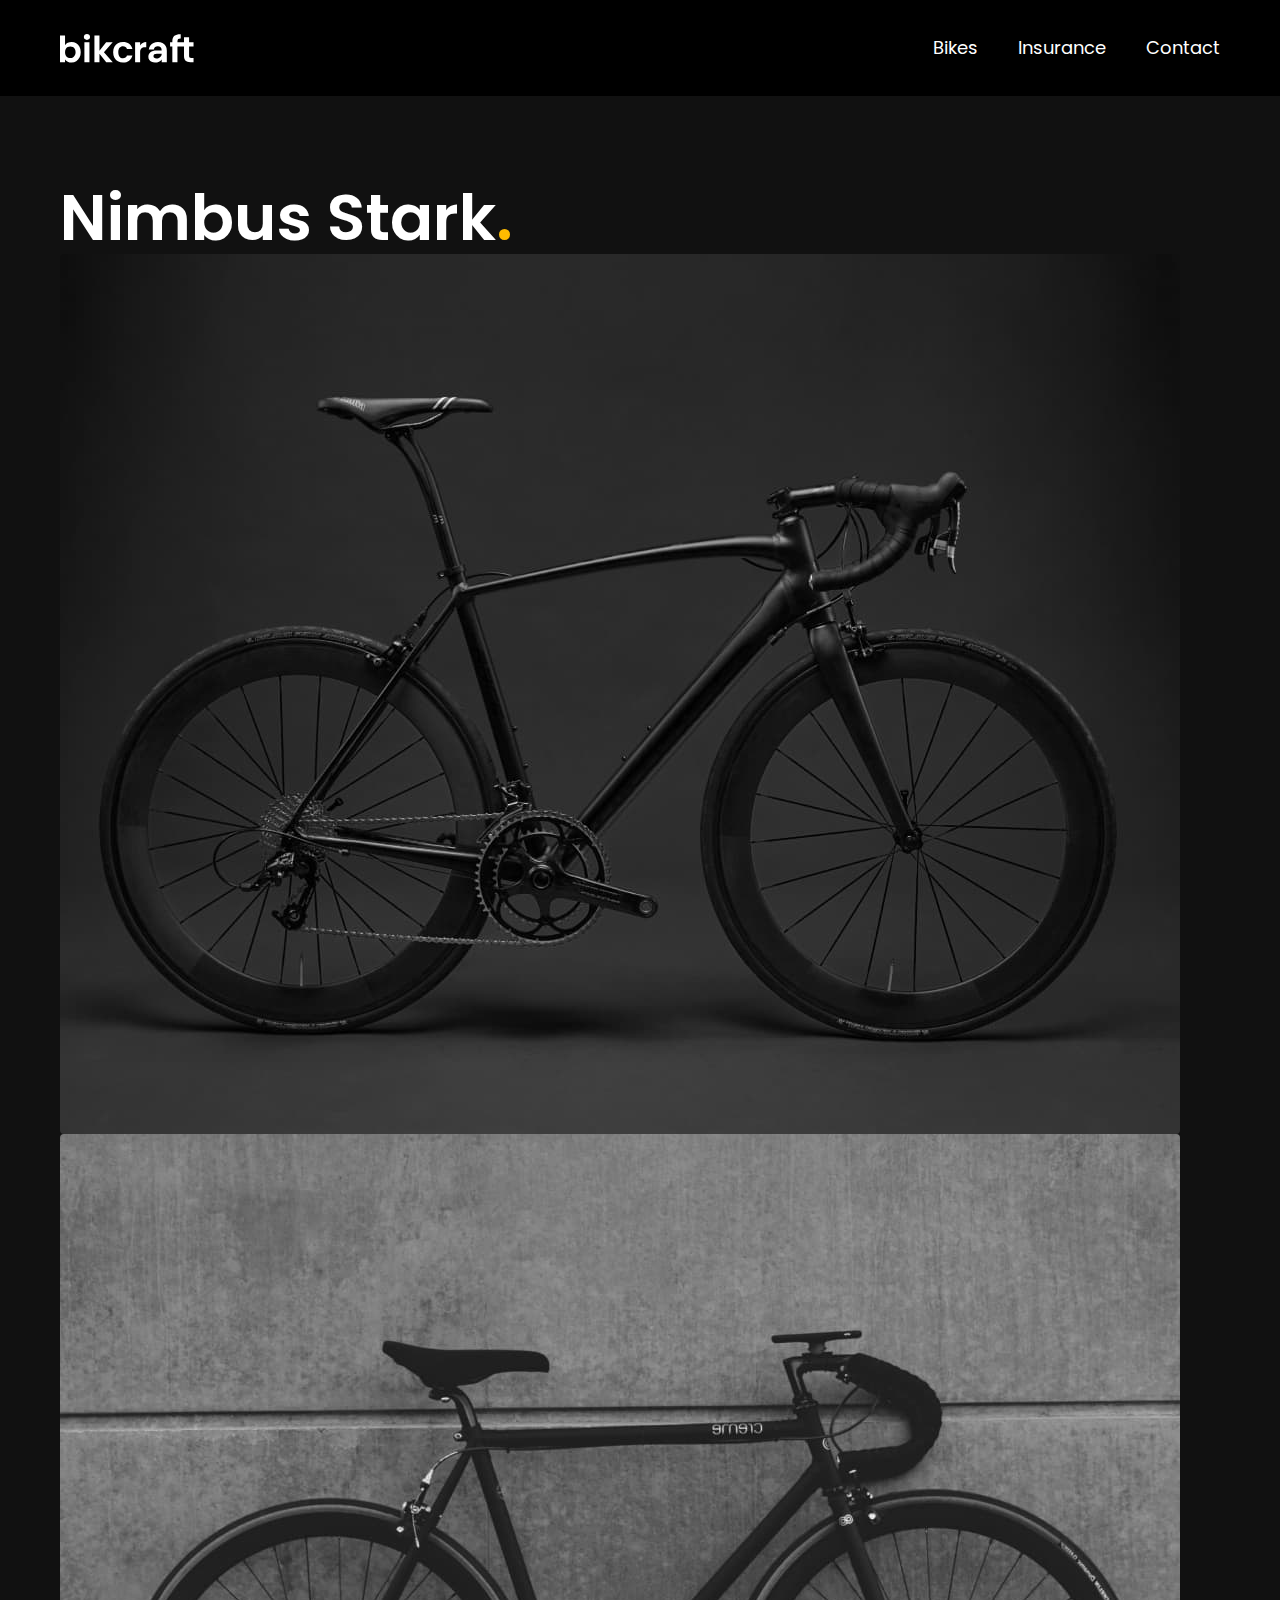
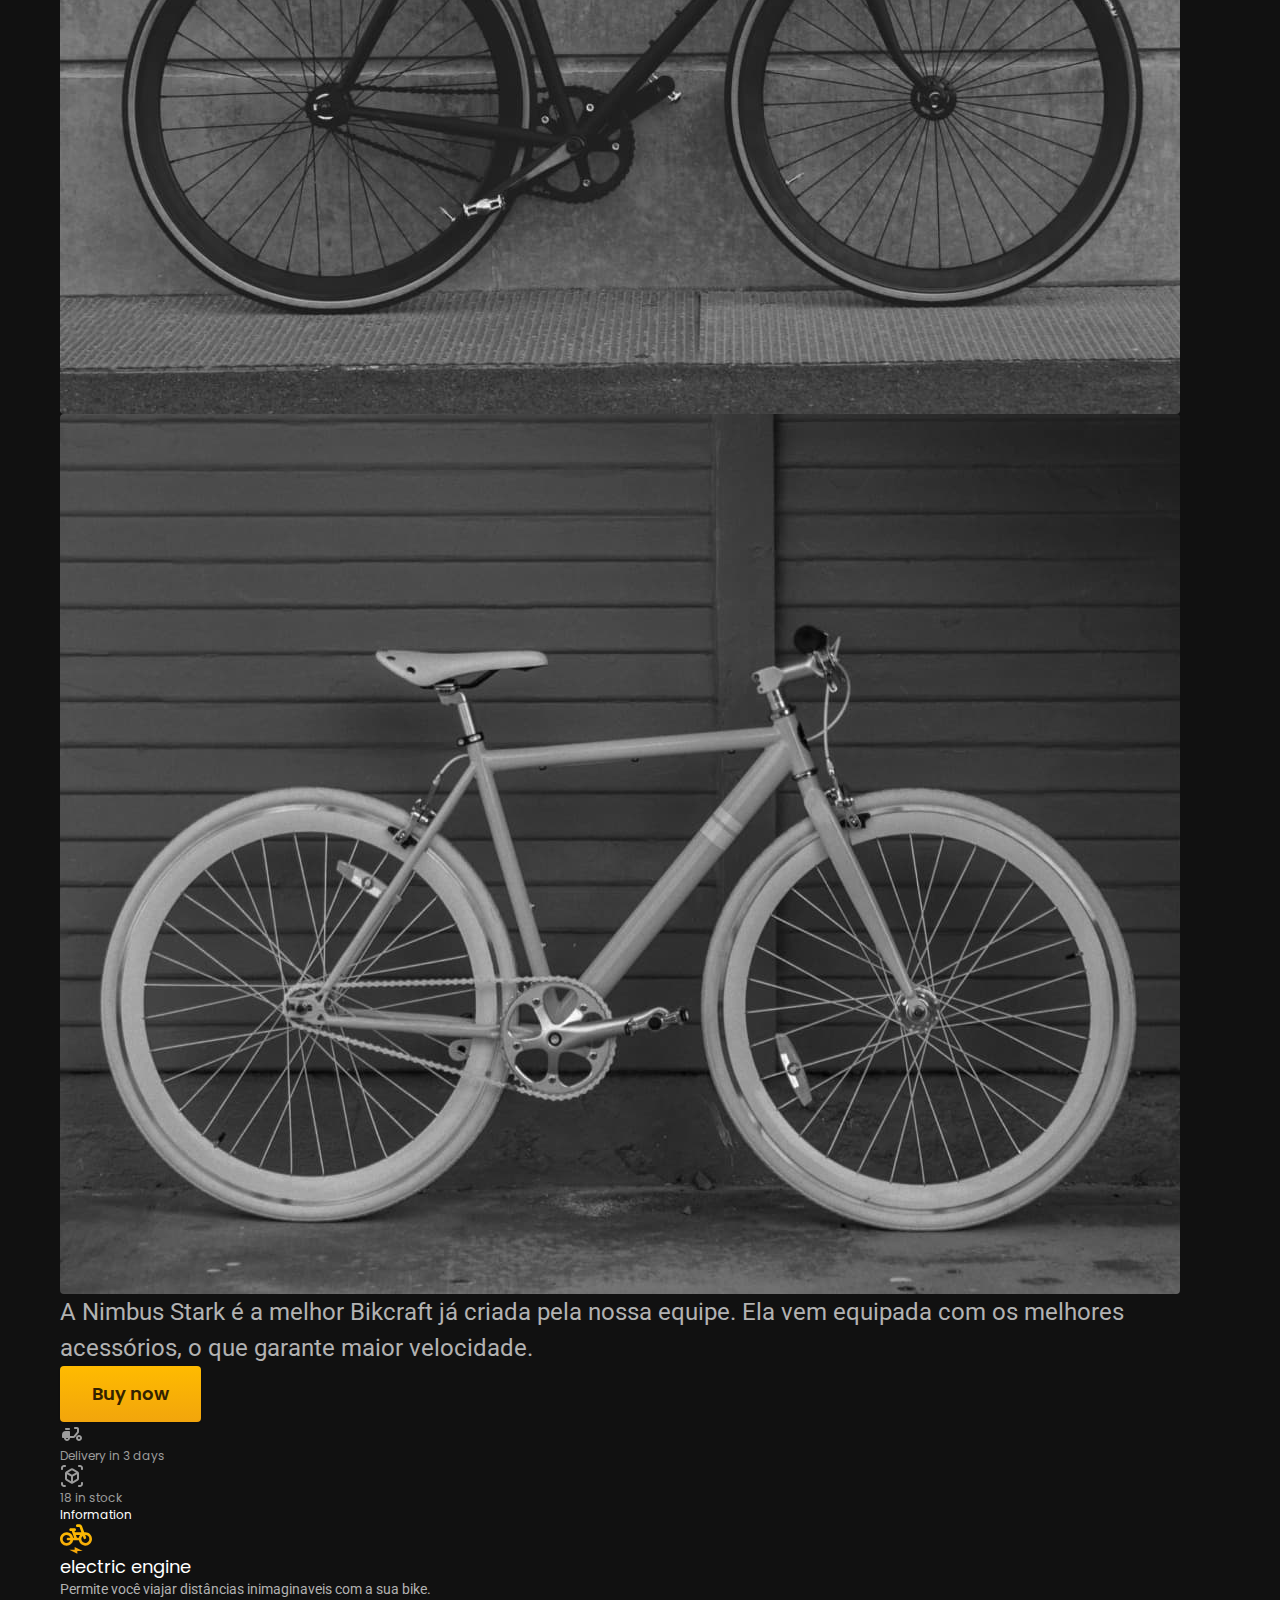
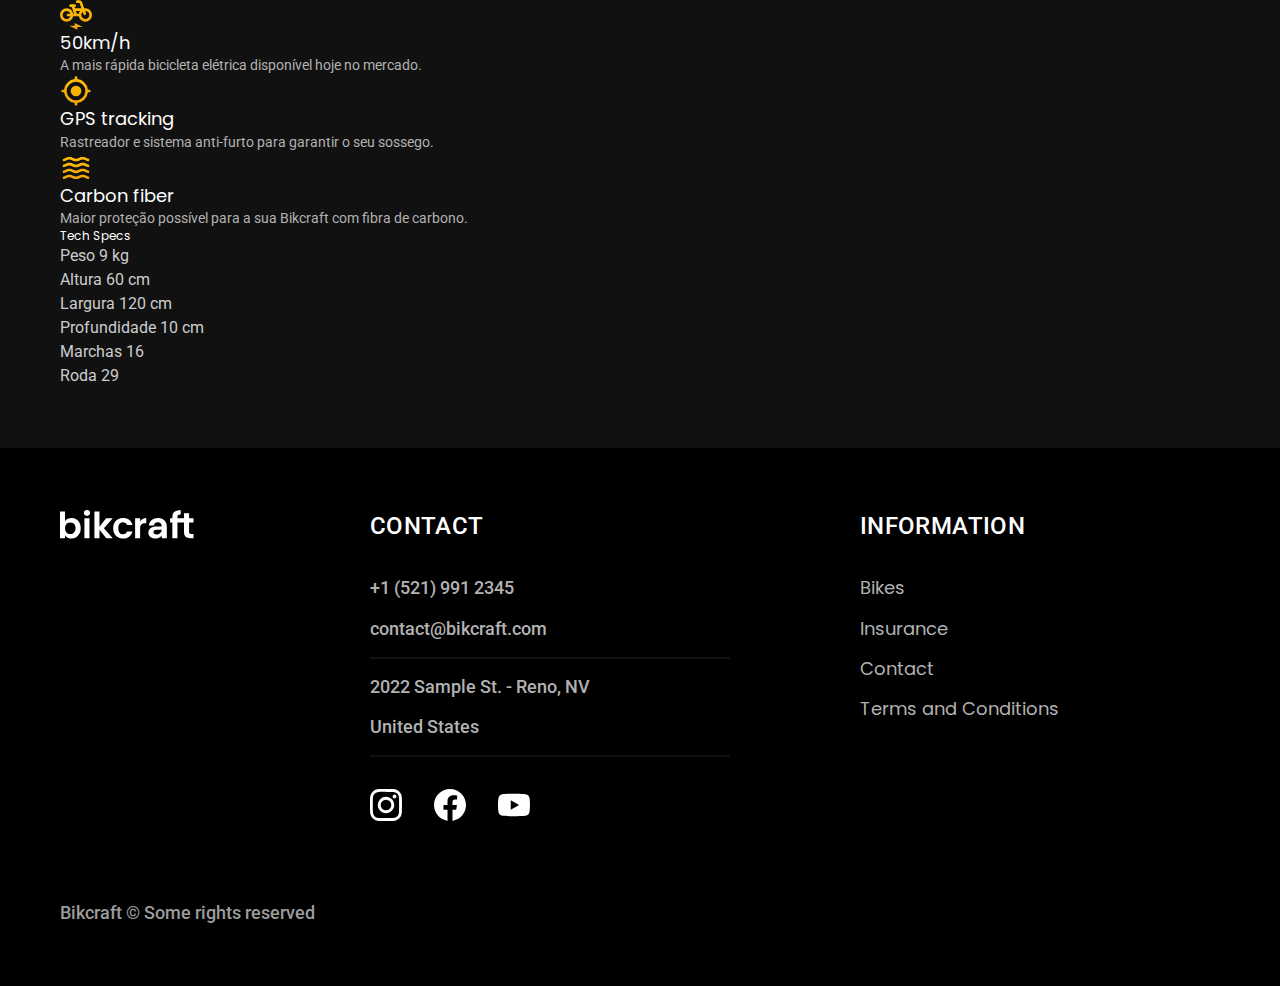
<file: bikes/nimbus.html>
<!DOCTYPE html>
<html lang="en-us">
<head>
    <meta charset="UTF-8">
    <meta http-equiv="X-UA-Compatible" content="IE=edge">
    <meta name="viewport" content="width=device-width, initial-scale=1.0">
    <title>Nimbus | Bikcraft</title>
    <meta name="description" content="Terms and Conditions.">
    <link rel="stylesheet" href="../css/style.css">
    <link rel="preconnect" href="https://fonts.googleapis.com">
    <link rel="preconnect" href="https://fonts.gstatic.com" crossorigin>
    <link href="https://fonts.googleapis.com/css2?family=Poppins:wght@400;600&family=Roboto:wght@400;500&display=swap" rel="stylesheet">
    <link href="https://fonts.googleapis.com/css2?family=Merriweather:ital,wght@1,900&display=swap" rel="stylesheet">

</head>
<body id="terms">
    <header class="header-bg">
        <div class="header container">
            <a href="../index.html"><img src="../img/bikcraft.svg" alt="Bikcraft"></a>
            <nav aria-label="primary">
                <ul class="header-menu font-1-m color-0">
                    <li> <a href="../bikes.html">Bikes</a></li>
                    <li> <a href="../insurances.html">Insurance</a></li>
                    <li> <a href="../contact.html">Contact</a></li>
                </ul>
            </nav>
        </div>
    </header>

    <main class="title-bg">
        <div>
            <div class="title container">
                <p class="font-2-xl color-5"></p>$4999</p>
                <h1 class="font-1-xxl color-0">Nimbus Stark<span class="color-p1">.</span></h1>
            </div>
        </div>
        <div class="bike container">
            <div class="bikes-img">
                <img src="../img/bicicleta/nimbus1.jpg" alt="">
                <img src="../img/bicicleta/nimbus2.jpg" alt="">
                <img src="../img/bicicleta/nimbus3.jpg" alt="">
            </div>
            <div class="bikes-content">
                <p class="font-2-l color-5">A Nimbus Stark é a melhor Bikcraft já criada pela nossa equipe. Ela vem equipada com os melhores acessórios, o que garante maior velocidade.</p>
                <div class="bike-buy">
                    <a class="button" href="../quote.html">Buy now</a>
                    <span class="font-1-xs color-6"><img src="../img/icones/entrega.svg"> Delivery in 3 days</span>
                    <span class="font-1-xs color-6"><img src="../img/icones/estoque.svg"> 18 in stock</span>                </div>
            </div>
            <h2 class="font-1-xs color-0">Information</h2>
            <ul class="bikes-info">
                <li><img src="../img/icones/eletrica.svg" alt="">
                <h3 class="font-1-m color-0">electric engine</h3>
                <p class="font-2-xs color-5">Permite você viajar distâncias inimaginaveis com a sua bike.</p>
            </li>
            <li><img src="../img/icones/eletrica.svg" alt="">
                <h3 class="font-1-m color-0">50km/h</h3>
                <p class="font-2-xs color-5">A mais rápida bicicleta elétrica disponível hoje no mercado.</p>
            </li>
            <li><img src="../img/icones/rastreador.svg" alt="">
                <h3 class="font-1-m color-0">GPS tracking</h3>
                <p class="font-2-xs color-5">Rastreador e sistema anti-furto para garantir o seu sossego.</p>
            </li>
            <li><img src="../img/icones/carbono.svg" alt="">
                <h3 class="font-1-m color-0">Carbon fiber</h3>
                <p class="font-2-xs color-5">Maior proteção possível para a sua Bikcraft com fibra de carbono.</p>
            </li>
            </ul>
            <h2 class="font-1-xs color-0">Tech Specs</h2>
            <ul class="bikes-specs font-2-s color-4">
                    <li>Peso <span>9 kg</span></li>
                    <li>Altura <span>60 cm</span></li>
                    <li>Largura <span>120 cm</span></li>
                    <li>Profundidade <span>10 cm</span></li>
                    <li>Marchas <span>16</span></li>
                    <li>Roda <span>29</span></li>
            </ul>

    </main>
    
    <footer class="footer-bg">
        <div class="footer container">
            <img src="../img/bikcraft.svg" alt="">
            <div class="footer-contact">
                <h3 class="font-2-l-b color-0">Contact</h3>
                <ul class="font-2-m color-5">
                    <li><a href="tel:+15219912345">+1 (521) 991 2345</a></li>
                    <li><a href="mailto:contact@bikcraft.com">contact@bikcraft.com</a></li>
                    <li>2022 Sample St. - Reno, NV</li>
                    <li>United States</li>
                </ul>
                <div class="social-media">
                    <a href="./">
                        <img src="../img/redes/instagram.svg" alt="">
                    </a>
                    <a href="./">
                        <img src="../img/redes/facebook.svg" alt="">
                    </a>
                    <a href="./">
                        <img src="../img/redes/youtube.svg" alt="">
                    </a>
                </div>
            </div>
            <div class="footer-information">
                <h3 class="font-2-l-b color-0">Information</h3>
                <nav>
                    <ul class="font-1-m color-5">   
                        <li> <a href="../bikes.html">Bikes</a></li>
                        <li> <a href="../insurances.html">Insurance</a></li>
                        <li> <a href="../contact.html">Contact</a></li>
                        <li> <a href="../terms.html">Terms and Conditions</a></li>
                    </ul>
                </nav>
            </div>
            <p class="footer-copy font-2-m color-6">Bikcraft © Some rights reserved</p>
        </div>
    </footer>
</body>
</html>
</file>
<file: css/style.css>
@import "./global/global.css";
@import "./utilities/typography.css";
@import "./utilities/colors.css";
@import "./global/header.css";
@import "./global/footer.css";


/* Home */
@import "./home/introduction.css";
@import "./home/technologies.css";
@import "./home/partners.css";
@import "./home/testimonials.css";


/* Components */
@import "./utilities/components.css";

/* bikes */
@import "./bikes/bikes-list.css";
@import "./bikes/bikes.css";

/* Insurance */
@import "./insurance/insurance.css";
@import "./insurance/advantages.css";
@import "./insurance/questions.css";

/* Terms */
@import "./terms/terms.css";
</file>
